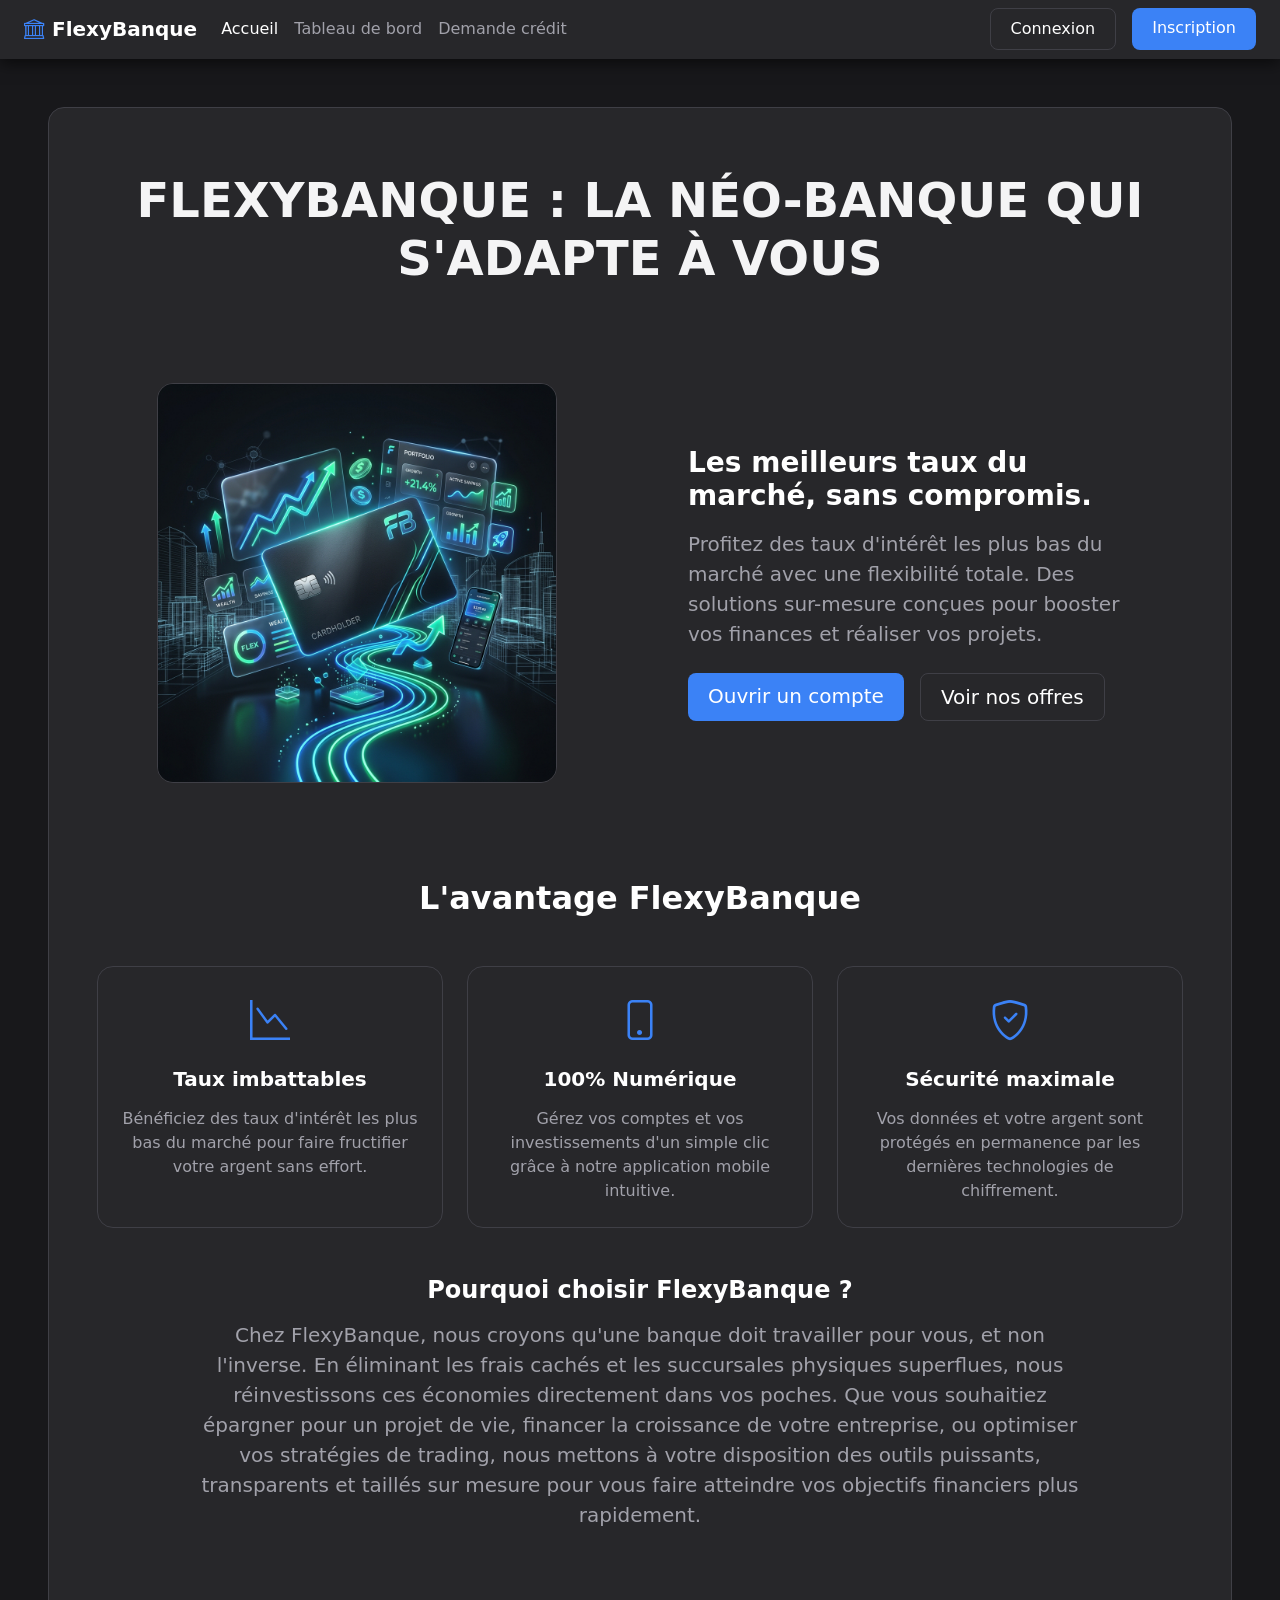
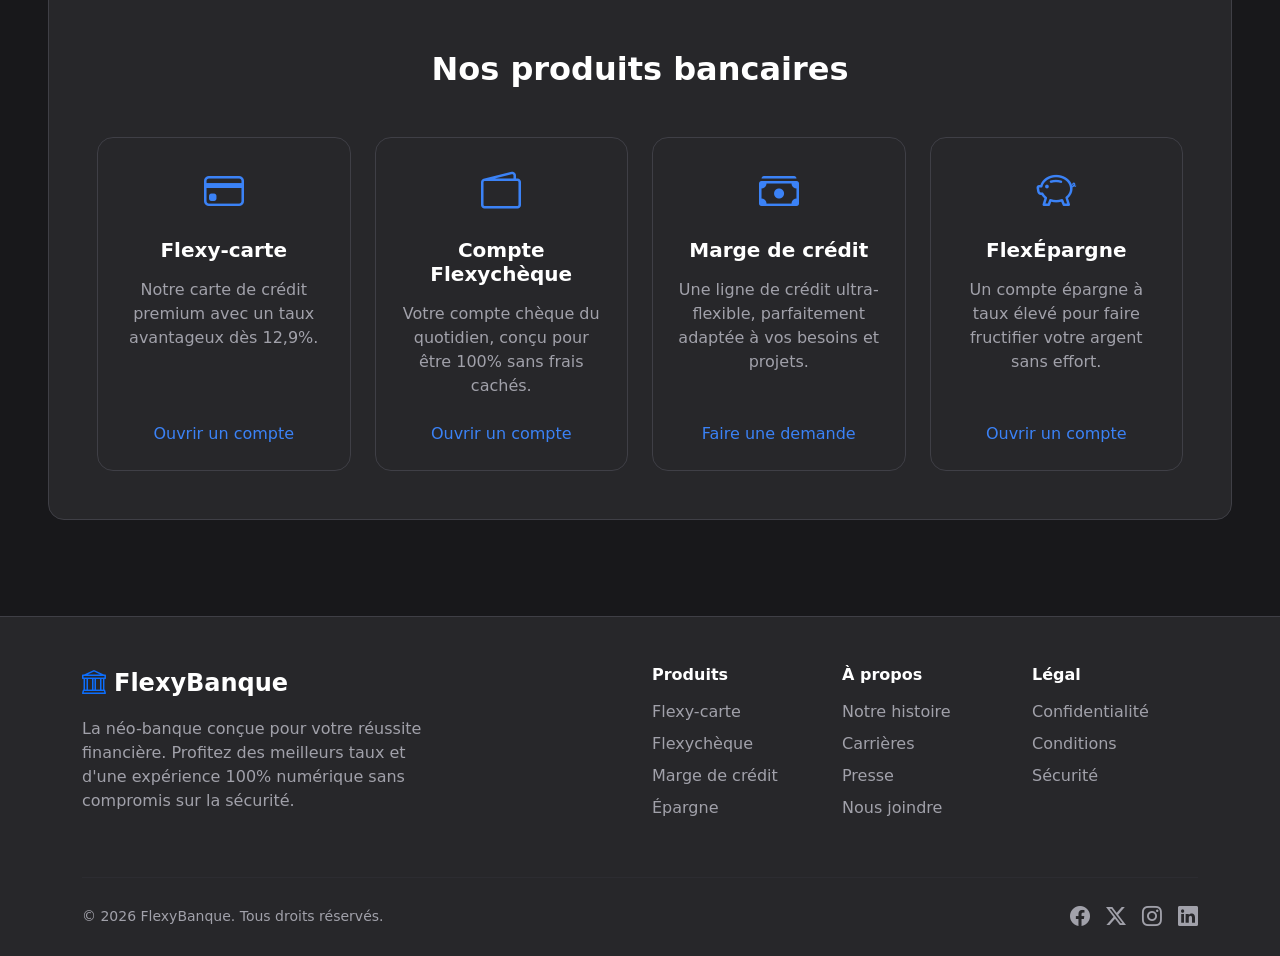
<file: index.html>
<!doctype html>
<html lang="fr">

<head>
  <meta charset="UTF-8" />
  <meta name="viewport" content="width=device-width, initial-scale=1.0" />
  <title>Accueil: FlexyBanque</title>
  <link href="https://cdn.jsdelivr.net/npm/bootstrap@5.3.8/dist/css/bootstrap.min.css" rel="stylesheet"
    integrity="sha384-sRIl4kxILFvY47J16cr9ZwB07vP4J8+LH7qKQnuqkuIAvNWLzeN8tE5YBujZqJLB" crossorigin="anonymous" />
  <link rel="stylesheet" href="https://cdn.jsdelivr.net/npm/bootstrap-icons@1.11.1/font/bootstrap-icons.css">
  <link rel="stylesheet" href="style.css" />
</head>

<body>
  <nav class="navbar navbar-expand-lg px-4 sticky-top navbar-custom" data-bs-theme="dark">
    <div class="container-fluid p-0">
      <a class="navbar-brand text-white d-flex align-items-center gap-2 fw-bold" href="#">
        <i class="bi bi-bank text-primary-custom"></i> FlexyBanque
      </a>
      <button class="navbar-toggler" type="button" data-bs-toggle="collapse" data-bs-target="#navbarSupportedContent"
        aria-controls="navbarSupportedContent" aria-expanded="false" aria-label="Toggle navigation">
        <span class="navbar-toggler-icon"></span>
      </button>
      <div class="collapse navbar-collapse" id="navbarSupportedContent">
        <ul class="navbar-nav me-auto mb-2 mb-lg-0">
          <li class="nav-item">
            <a class="nav-link active text-white" aria-current="page" href="index.html">Accueil</a>
          </li>
          <li class="nav-item">
            <a class="nav-link text-muted-custom" href="tableau-de-bord.html">Tableau de bord</a>
          </li>
          <li class="nav-item">
            <a class="nav-link text-muted-custom" href="demande-credit.html">Demande crédit</a>
          </li>
        </ul>
        <div class="d-flex gap-3">
          <a href="connexion.html" class="btn btn-outline-custom">Connexion</a>
          <a href="inscription.html" class="btn btn-primary-custom">Inscription</a>
        </div>
      </div>
    </div>
  </nav>

  <div class="container-fluid px-4 px-lg-5 py-5">
    <main class="card-custom p-4 p-md-5">
      <div class="mb-5 mt-3 pb-4">
        <h1 class="fw-bold mb-5 pb-3 pb-lg-5 text-center display-5 text-uppercase">FlexyBanque : La néo-banque qui s'adapte à vous</h1>

        <div class="row align-items-center gx-lg-5 gy-5">
          <div class="col-12 col-lg-6 text-center">
            <img src="Images/hero-image.png" alt="Illustration Néo-banque FlexyBanque" class="img-fluid rounded-4 hero-image-custom">
          </div>

          <div class="col-12 col-lg-6 px-lg-5">
            <h3 class="fw-bold text-white mb-3">Les meilleurs taux du marché, sans compromis.</h3>
            <p class="text-muted-custom fs-5 mb-4">
              Profitez des taux d'intérêt les plus bas du marché avec une flexibilité totale. Des solutions sur-mesure
              conçues pour booster vos finances et réaliser vos projets.
            </p>
            <div class="d-flex gap-3 flex-wrap justify-content-center justify-content-lg-start">
              <a href="inscription.html" class="btn btn-primary-custom btn-lg">Ouvrir un compte</a>
              <a href="#produits-bancaires" class="btn btn-outline-custom btn-lg">Voir nos offres</a>
            </div>
          </div>
        </div>
      </div>
      <div class="mt-5 pt-4 mb-5 pb-4">
        <h2 class="fw-bold text-center text-white mb-5">L'avantage FlexyBanque</h2>
        <div class="row g-4">
          <div class="col-12 col-md-4">
            <div class="card card-custom h-100 p-4 text-center">
              <div class="card-body p-0">
                <i class="bi bi-graph-down card-icon d-block mb-3"></i>
                <h5 class="card-title text-white fw-bold mb-3">Taux imbattables</h5>
                <p class="card-text text-muted-custom">Bénéficiez des taux d'intérêt les plus bas du marché pour faire
                  fructifier votre argent sans effort.</p>
              </div>
            </div>
          </div>
          <div class="col-12 col-md-4">
            <div class="card card-custom h-100 p-4 text-center">
              <div class="card-body p-0">
                <i class="bi bi-phone card-icon d-block mb-3"></i>
                <h5 class="card-title text-white fw-bold mb-3">100% Numérique</h5>
                <p class="card-text text-muted-custom">Gérez vos comptes et vos investissements d'un simple clic grâce à
                  notre application mobile intuitive.</p>
              </div>
            </div>
          </div>
          <div class="col-12 col-md-4">
            <div class="card card-custom h-100 p-4 text-center">
              <div class="card-body p-0">
                <i class="bi bi-shield-check card-icon d-block mb-3"></i>
                <h5 class="card-title text-white fw-bold mb-3">Sécurité maximale</h5>
                <p class="card-text text-muted-custom">Vos données et votre argent sont protégés en permanence par les
                  dernières technologies de chiffrement.</p>
              </div>
            </div>
          </div>
        </div>

        <div class="row justify-content-center mt-5">
          <div class="col-12 col-lg-10 text-center">
            <h4 class="fw-bold text-white mb-3">Pourquoi choisir FlexyBanque ?</h4>
            <p class="text-muted-custom fs-5 mb-0">
              Chez FlexyBanque, nous croyons qu'une banque doit travailler pour vous, et non l'inverse. En éliminant les
              frais cachés et les succursales physiques superflues, nous réinvestissons ces économies directement dans
              vos poches. Que vous souhaitiez épargner pour un projet de vie, financer la croissance de votre
              entreprise, ou optimiser vos stratégies de trading, nous mettons à votre disposition des outils puissants,
              transparents et taillés sur mesure pour vous faire atteindre vos objectifs financiers plus rapidement.
            </p>
          </div>
        </div>
      </div>
      <h2 id="produits-bancaires" class="fw-bold text-white text-center mb-5 mt-5 pt-5">Nos produits bancaires</h2>
      <div class="row g-4">
        <div class="col-12 col-md-6 col-lg-3">
          <div class="card card-custom h-100 p-4 text-center">
            <div class="card-body p-0 d-flex flex-column">
              <i class="bi bi-credit-card card-icon d-block mb-3"></i>
              <h5 class="card-title text-white fw-bold mb-3">Flexy-carte</h5>
              <p class="card-text text-muted-custom mb-4">Notre carte de crédit premium avec un taux avantageux dès
                12,9%.</p>
              <a href="inscription.html" class="link-custom mt-auto">Ouvrir un compte</a>
            </div>
          </div>
        </div>
        <div class="col-12 col-md-6 col-lg-3">
          <div class="card card-custom h-100 p-4 text-center">
            <div class="card-body p-0 d-flex flex-column">
              <i class="bi bi-wallet2 card-icon d-block mb-3"></i>
              <h5 class="card-title text-white fw-bold mb-3">Compte Flexychèque</h5>
              <p class="card-text text-muted-custom mb-4">Votre compte chèque du quotidien, conçu pour être 100% sans
                frais cachés.</p>
              <a href="inscription.html" class="link-custom mt-auto">Ouvrir un compte</a>
            </div>
          </div>
        </div>
        <div class="col-12 col-md-6 col-lg-3">
          <div class="card card-custom h-100 p-4 text-center">
            <div class="card-body p-0 d-flex flex-column">
              <i class="bi bi-cash-stack card-icon d-block mb-3"></i>
              <h5 class="card-title text-white fw-bold mb-3">Marge de crédit</h5>
              <p class="card-text text-muted-custom mb-4">Une ligne de crédit ultra-flexible, parfaitement adaptée à vos
                besoins et projets.</p>
              <a href="demande-credit.html" class="link-custom mt-auto">Faire une demande</a>
            </div>
          </div>
        </div>
        <div class="col-12 col-md-6 col-lg-3">
          <div class="card card-custom h-100 p-4 text-center">
            <div class="card-body p-0 d-flex flex-column">
              <i class="bi bi-piggy-bank card-icon d-block mb-3"></i>
              <h5 class="card-title text-white fw-bold mb-3">FlexÉpargne</h5>
              <p class="card-text text-muted-custom mb-4">Un compte épargne à taux élevé pour faire fructifier votre
                argent sans effort.</p>
              <a href="inscription.html" class="link-custom mt-auto">Ouvrir un compte</a>
            </div>
          </div>
        </div>
      </div>
    </main>
  </div>
  <footer class="mt-5 pt-5 pb-4 footer-custom">
    <div class="container">
      <div class="row gy-4">
        <div class="col-12 col-lg-4">
          <a class="navbar-brand text-white fw-bold fs-4 d-flex align-items-center mb-3 text-decoration-none" href="#">
            <i class="bi bi-bank text-primary me-2"></i> FlexyBanque
          </a>
          <p class="text-muted-custom">
            La néo-banque conçue pour votre réussite financière. Profitez des meilleurs taux et d'une expérience 100%
            numérique sans compromis sur la sécurité.
          </p>
        </div>

        <div class="col-6 col-lg-2 offset-lg-2">
          <h6 class="text-white fw-bold mb-3">Produits</h6>
          <ul class="list-unstyled mb-0">
            <li class="mb-2"><a href="#" class="text-muted-custom text-decoration-none">Flexy-carte</a></li>
            <li class="mb-2"><a href="#" class="text-muted-custom text-decoration-none">Flexychèque</a></li>
            <li class="mb-2"><a href="#" class="text-muted-custom text-decoration-none">Marge de crédit</a></li>
            <li class="mb-2"><a href="#" class="text-muted-custom text-decoration-none">Épargne</a></li>
          </ul>
        </div>

        <div class="col-6 col-lg-2">
          <h6 class="text-white fw-bold mb-3">À propos</h6>
          <ul class="list-unstyled mb-0">
            <li class="mb-2"><a href="#" class="text-muted-custom text-decoration-none">Notre histoire</a></li>
            <li class="mb-2"><a href="#" class="text-muted-custom text-decoration-none">Carrières</a></li>
            <li class="mb-2"><a href="#" class="text-muted-custom text-decoration-none">Presse</a></li>
            <li class="mb-2"><a href="#" class="text-muted-custom text-decoration-none">Nous joindre</a></li>
          </ul>
        </div>

        <div class="col-12 col-lg-2">
          <h6 class="text-white fw-bold mb-3">Légal</h6>
          <ul class="list-unstyled mb-0">
            <li class="mb-2"><a href="#" class="text-muted-custom text-decoration-none">Confidentialité</a></li>
            <li class="mb-2"><a href="#" class="text-muted-custom text-decoration-none">Conditions</a></li>
            <li class="mb-2"><a href="#" class="text-muted-custom text-decoration-none">Sécurité</a></li>
          </ul>
        </div>
      </div>

      <hr class="hr-custom">
      <div class="d-flex flex-column flex-md-row justify-content-between align-items-center">
        <p class="text-muted-custom mb-3 mb-md-0 small">
          &copy; 2026 FlexyBanque. Tous droits réservés.
        </p>
        <div class="d-flex gap-3">
          <a href="#" class="text-muted-custom text-decoration-none fs-5"><i class="bi bi-facebook"></i></a>
          <a href="#" class="text-muted-custom text-decoration-none fs-5"><i class="bi bi-twitter-x"></i></a>
          <a href="#" class="text-muted-custom text-decoration-none fs-5"><i class="bi bi-instagram"></i></a>
          <a href="#" class="text-muted-custom text-decoration-none fs-5"><i class="bi bi-linkedin"></i></a>
        </div>
      </div>
    </div>
  </footer>
  <script src="https://cdn.jsdelivr.net/npm/bootstrap@5.3.8/dist/js/bootstrap.bundle.min.js"
    integrity="sha384-FKyoEForCGlyvwx9Hj09JcYn3nv7wiPVlz7YYwJrWVcXK/BmnVDxM+D2scQbITxI"
    crossorigin="anonymous"></script>
  <script src="https://code.jquery.com/jquery-3.7.1.min.js"></script>
</body>

</html>
</file>
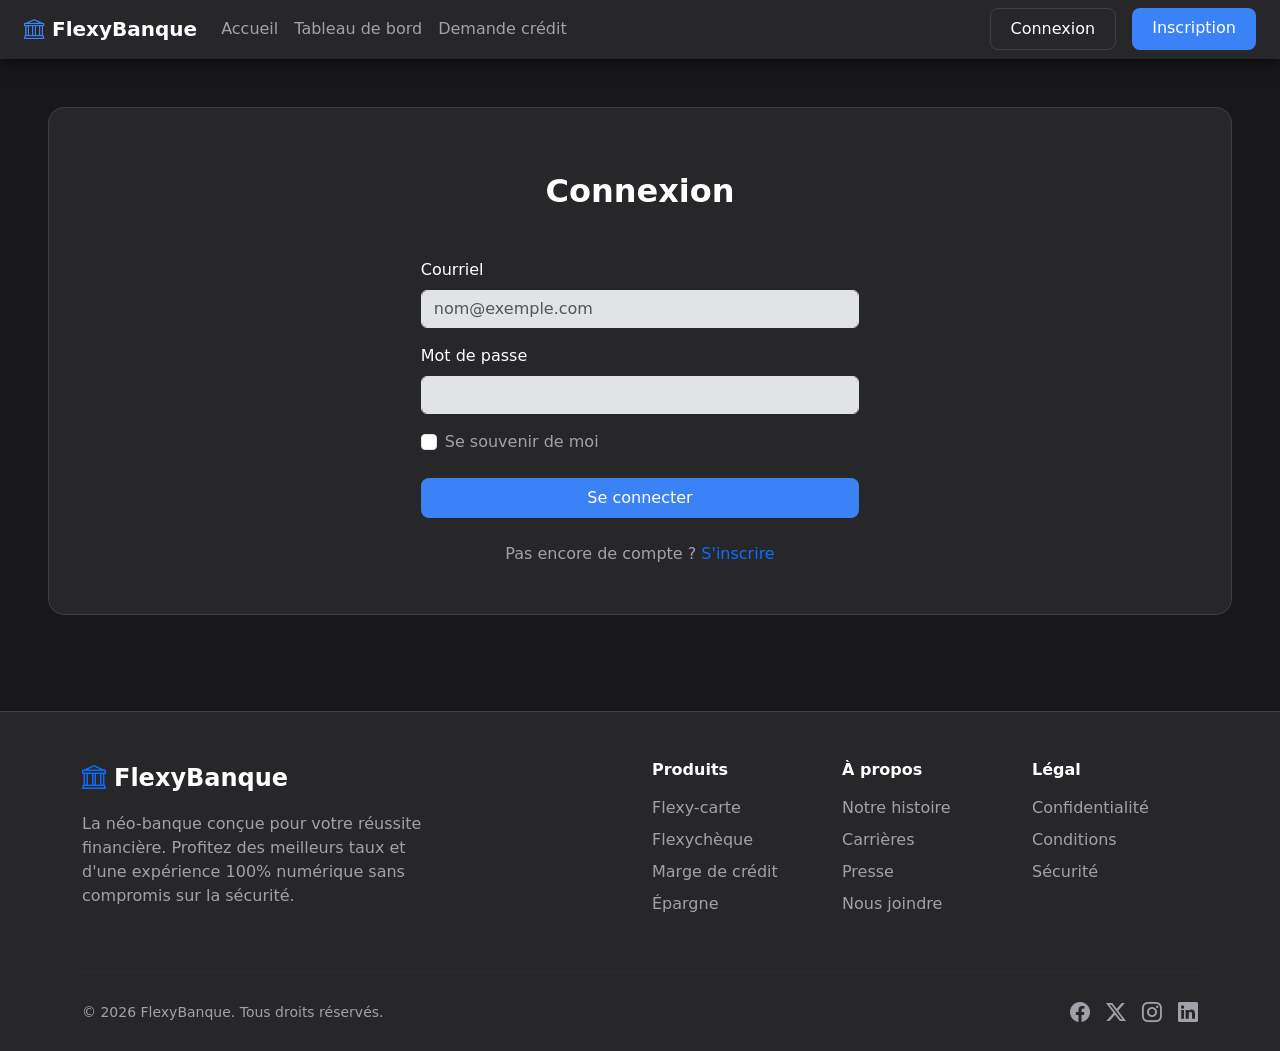
<file: connexion.html>
<!doctype html>
<html lang="fr">
<head>
  <meta charset="UTF-8" />
  <meta name="viewport" content="width=device-width, initial-scale=1.0" />
  <title>Connexion: FlexyBanque</title>
  <link href="https://cdn.jsdelivr.net/npm/bootstrap@5.3.8/dist/css/bootstrap.min.css" rel="stylesheet"
    integrity="sha384-sRIl4kxILFvY47J16cr9ZwB07vP4J8+LH7qKQnuqkuIAvNWLzeN8tE5YBujZqJLB" crossorigin="anonymous" />
  <link rel="stylesheet" href="https://cdn.jsdelivr.net/npm/bootstrap-icons@1.11.1/font/bootstrap-icons.css">
  <link rel="stylesheet" href="style.css" />
</head>
<body>
  <nav class="navbar navbar-expand-lg px-4 sticky-top navbar-custom" data-bs-theme="dark">
    <div class="container-fluid p-0">
      <a class="navbar-brand text-white d-flex align-items-center gap-2 fw-bold" href="index.html">
        <i class="bi bi-bank text-primary-custom"></i> FlexyBanque
      </a>
      <button class="navbar-toggler" type="button" data-bs-toggle="collapse" data-bs-target="#navbarSupportedContent"
        aria-controls="navbarSupportedContent" aria-expanded="false" aria-label="Toggle navigation">
        <span class="navbar-toggler-icon"></span>
      </button>
      <div class="collapse navbar-collapse" id="navbarSupportedContent">
        <ul class="navbar-nav me-auto mb-2 mb-lg-0">
          <li class="nav-item">
            <a class="nav-link text-muted-custom" href="index.html">Accueil</a>
          </li>
          <li class="nav-item">
            <a class="nav-link text-muted-custom" href="tableau-de-bord.html">Tableau de bord</a>
          </li>
          <li class="nav-item">
            <a class="nav-link text-muted-custom" href="demande-credit.html">Demande crédit</a>
          </li>
        </ul>
        <div class="d-flex gap-3">
          <a href="connexion.html" class="btn btn-outline-custom">Connexion</a>
          <a href="inscription.html" class="btn btn-primary-custom">Inscription</a>
        </div>
      </div>
    </div>
  </nav>

  <div class="container-fluid px-4 px-lg-5 py-5">
    <main class="card-custom p-4 p-md-5">
      <h2 class="fw-bold text-white text-center mb-5 mt-3">Connexion</h2>
      <!--Formulaire inseré-->
       <div class="row justify-content-center">
  <div class="col-12 col-md-8 col-lg-5">

    <form id="formConnexion" novalidate>
      <div class="mb-3">
        <label for="courriel" class="form-label text-white">Courriel</label>
        <input type="email" class="form-control bg-secondary-subtle" id="courriel" placeholder="nom@exemple.com">
        <div class="invalid-feedback">Veuillez entrer un courriel valide.</div>
      </div>

      <div class="mb-3">
        <label for="motDePasse" class="form-label text-white">Mot de passe</label>
        <input type="password" class="form-control bg-secondary-subtle" id="motDePasse">
        <div class="invalid-feedback">Le mot de passe doit contenir au moins 8 caractères.</div>
      </div>

      <div class="form-check mb-4">
        <input class="form-check-input" type="checkbox" id="souvenir">
        <label class="form-check-label text-muted-custom" for="souvenir">Se souvenir de moi</label>
      </div>

      <button type="submit" class="btn btn-primary-custom w-100">Se connecter</button>

      <p class="text-muted-custom text-center mt-4 mb-0">
        Pas encore de compte ?
        <a href="inscription.html" class="text-decoration-none">S'inscrire</a>
      </p>
    </form>

    <div id="message" class="alert mt-4 d-none" role="alert"></div>

  </div>
</div>
    </main>
  </div>

  <footer class="mt-5 pt-5 pb-4 footer-custom">
    <div class="container">
      <div class="row gy-4">
        <div class="col-12 col-lg-4">
          <a class="navbar-brand text-white fw-bold fs-4 d-flex align-items-center mb-3 text-decoration-none" href="#">
            <i class="bi bi-bank text-primary me-2"></i> FlexyBanque
          </a>
          <p class="text-muted-custom">
            La néo-banque conçue pour votre réussite financière. Profitez des meilleurs taux et d'une expérience 100%
            numérique sans compromis sur la sécurité.
          </p>
        </div>

        <div class="col-6 col-lg-2 offset-lg-2">
          <h6 class="text-white fw-bold mb-3">Produits</h6>
          <ul class="list-unstyled mb-0">
            <li class="mb-2"><a href="#" class="text-muted-custom text-decoration-none">Flexy-carte</a></li>
            <li class="mb-2"><a href="#" class="text-muted-custom text-decoration-none">Flexychèque</a></li>
            <li class="mb-2"><a href="#" class="text-muted-custom text-decoration-none">Marge de crédit</a></li>
            <li class="mb-2"><a href="#" class="text-muted-custom text-decoration-none">Épargne</a></li>
          </ul>
        </div>

        <div class="col-6 col-lg-2">
          <h6 class="text-white fw-bold mb-3">À propos</h6>
          <ul class="list-unstyled mb-0">
            <li class="mb-2"><a href="#" class="text-muted-custom text-decoration-none">Notre histoire</a></li>
            <li class="mb-2"><a href="#" class="text-muted-custom text-decoration-none">Carrières</a></li>
            <li class="mb-2"><a href="#" class="text-muted-custom text-decoration-none">Presse</a></li>
            <li class="mb-2"><a href="#" class="text-muted-custom text-decoration-none">Nous joindre</a></li>
          </ul>
        </div>

        <div class="col-12 col-lg-2">
          <h6 class="text-white fw-bold mb-3">Légal</h6>
          <ul class="list-unstyled mb-0">
            <li class="mb-2"><a href="#" class="text-muted-custom text-decoration-none">Confidentialité</a></li>
            <li class="mb-2"><a href="#" class="text-muted-custom text-decoration-none">Conditions</a></li>
            <li class="mb-2"><a href="#" class="text-muted-custom text-decoration-none">Sécurité</a></li>
          </ul>
        </div>
      </div>

      <hr class="hr-custom">
      <div class="d-flex flex-column flex-md-row justify-content-between align-items-center">
        <p class="text-muted-custom mb-3 mb-md-0 small">
          &copy; 2026 FlexyBanque. Tous droits réservés.
        </p>
        <div class="d-flex gap-3">
          <a href="#" class="text-muted-custom text-decoration-none fs-5"><i class="bi bi-facebook"></i></a>
          <a href="#" class="text-muted-custom text-decoration-none fs-5"><i class="bi bi-twitter-x"></i></a>
          <a href="#" class="text-muted-custom text-decoration-none fs-5"><i class="bi bi-instagram"></i></a>
          <a href="#" class="text-muted-custom text-decoration-none fs-5"><i class="bi bi-linkedin"></i></a>
        </div>
      </div>
    </div>
  </footer>
  <script src="https://cdn.jsdelivr.net/npm/bootstrap@5.3.8/dist/js/bootstrap.bundle.min.js"
    integrity="sha384-FKyoEForCGlyvwx9Hj09JcYn3nv7wiPVlz7YYwJrWVcXK/BmnVDxM+D2scQbITxI"
    crossorigin="anonymous"></script>
  <script src="https://code.jquery.com/jquery-3.7.1.min.js"></script>
  <script src="connexion.js"></script>
</body>
</html>
</file>
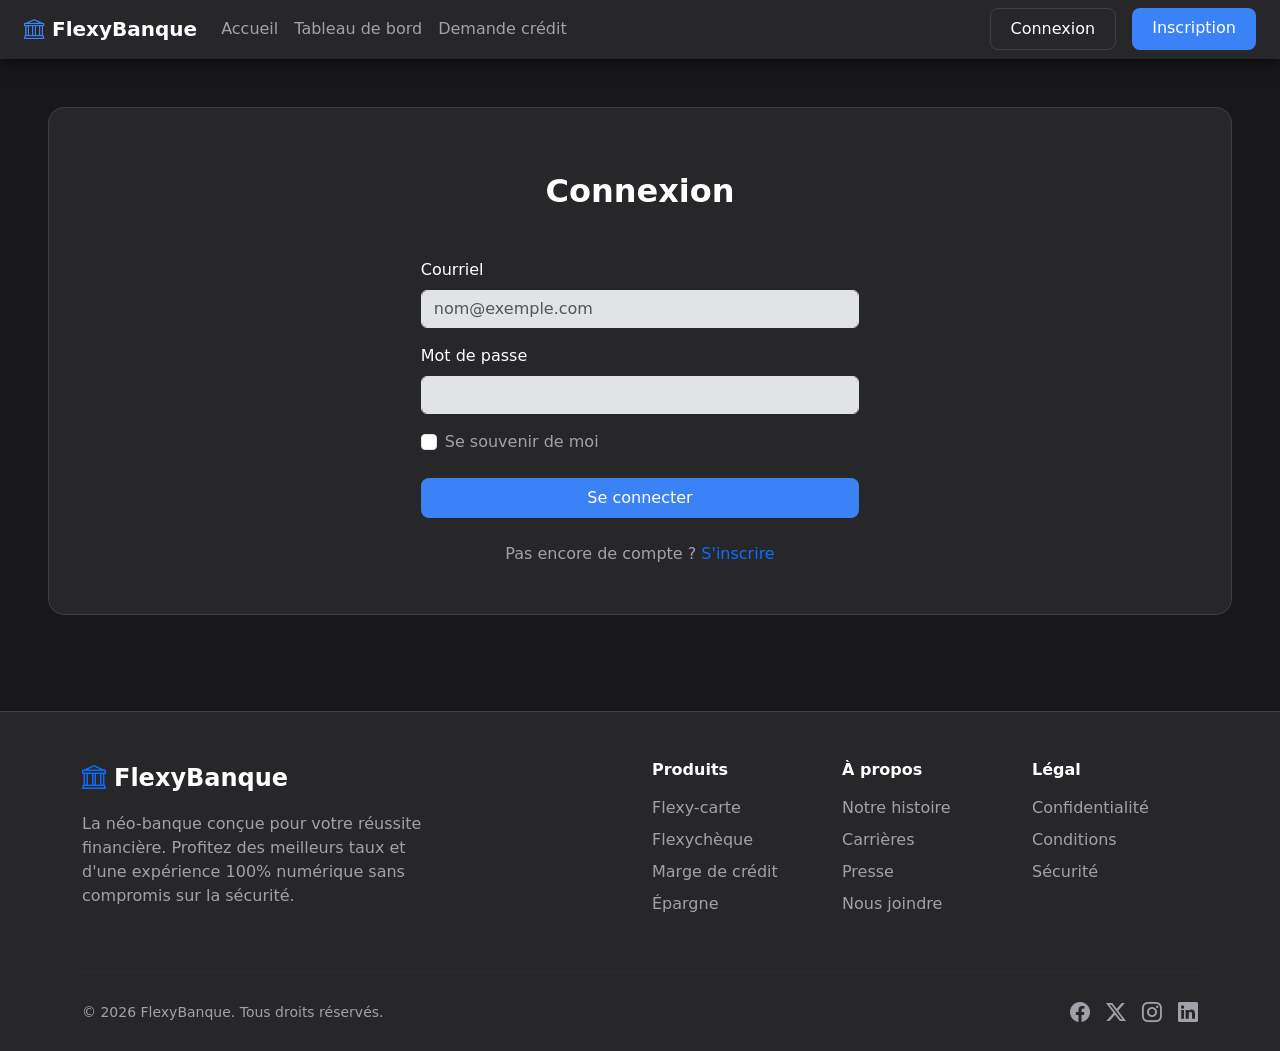
<file: demande-credit.html>
<!doctype html>
<html lang="fr">
<head>
  <meta charset="UTF-8" />
  <meta name="viewport" content="width=device-width, initial-scale=1.0" />
  <title>Demande de crédit: FlexyBanque</title>
  <link href="https://cdn.jsdelivr.net/npm/bootstrap@5.3.8/dist/css/bootstrap.min.css" rel="stylesheet"
    integrity="sha384-sRIl4kxILFvY47J16cr9ZwB07vP4J8+LH7qKQnuqkuIAvNWLzeN8tE5YBujZqJLB" crossorigin="anonymous" />
  <link rel="stylesheet" href="https://cdn.jsdelivr.net/npm/bootstrap-icons@1.11.1/font/bootstrap-icons.css">
  <link rel="stylesheet" href="style.css" />
</head>
<body>
  <nav class="navbar navbar-expand-lg px-4 sticky-top navbar-custom" data-bs-theme="dark">
    <div class="container-fluid p-0">
      <a class="navbar-brand text-white d-flex align-items-center gap-2 fw-bold" href="index.html">
        <i class="bi bi-bank text-primary-custom"></i> FlexyBanque
      </a>
      <button class="navbar-toggler" type="button" data-bs-toggle="collapse" data-bs-target="#navbarSupportedContent"
        aria-controls="navbarSupportedContent" aria-expanded="false" aria-label="Toggle navigation">
        <span class="navbar-toggler-icon"></span>
      </button>
      <div class="collapse navbar-collapse" id="navbarSupportedContent">
        <ul class="navbar-nav me-auto mb-2 mb-lg-0">
          <li class="nav-item">
            <a class="nav-link text-muted-custom" href="index.html">Accueil</a>
          </li>
          <li class="nav-item">
            <a class="nav-link text-muted-custom" href="tableau-de-bord.html">Tableau de bord</a>
          </li>
          <li class="nav-item">
            <a class="nav-link active text-white" aria-current="page" href="demande-credit.html">Demande crédit</a>
          </li>
        </ul>
        <div class="d-flex gap-3">
          <a href="connexion.html" class="btn btn-outline-custom">Connexion</a>
          <a href="inscription.html" class="btn btn-primary-custom">Inscription</a>
        </div>
      </div>
    </div>
  </nav>

  <div class="container-fluid px-4 px-lg-5 py-5">
    <main class="card-custom p-4 p-md-5">
      <h2 class="fw-bold text-white text-center mb-5 mt-3">Demande de crédit</h2>

      <!-- Formulaire de demande de crédit -->


<!-- Rappel du client connecté -->
<div class="p-3 p-md-4 rounded mb-5"
  style="background-color: var(--bg-card); border: 1px solid var(--border-color);">
  <div class="d-flex flex-column flex-sm-row justify-content-between align-items-sm-center gap-3">
    <div class="d-flex align-items-center gap-3">
      <i class="bi bi-person-check-fill fs-2" style="color: var(--primary-blue);"></i>
      <div>
        <div class="text-muted-custom small">Demande au nom de</div>
        <div class="text-white fw-bold" id="nomClient">Chargement…</div>
        <div class="text-muted-custom small" id="contactClient"></div>
        <div class="text-muted-custom small" id="dossierClient"></div>
      </div>
    </div>
    <a href="tableau-de-bord.html" class="btn btn-sm btn-outline-custom flex-shrink-0">
      <i class="bi bi-pencil me-1"></i>Modifier mon profil
    </a>
  </div>
</div>

<form id="formCredit" novalidate>

  <div class="alert alert-success d-none align-items-center gap-2" id="messageSucces" role="alert">
    <i class="bi bi-check-circle-fill fs-4"></i>
    <div><strong>Demande envoyée.</strong> <span id="numeroDemande"></span></div>
  </div>

  <div class="alert alert-danger d-none align-items-center gap-2" id="messageErreur" role="alert">
    <i class="bi bi-exclamation-triangle-fill fs-4"></i>
    <div id="texteErreur"></div>
  </div>

  <!-- ===== Adresse ============ -->
  <h5 class="text-white fw-bold mb-1">Confirmez votre adresse</h5>
  <p class="text-muted-custom small mb-4">Corrigez si vous avez déménagé.</p>

  <div class="row g-3 mb-5">
    <div class="col-md-8">
      <label for="adresse" class="form-label text-muted-custom">Adresse</label>
      <input type="text" class="form-control bg-secondary-subtle text-dark" id="adresse" name="adresse" required>
      <div class="invalid-feedback">Entrez une adresse d'au moins 5 caractères.</div>
    </div>

    <div class="col-md-4">
      <label for="codePostal" class="form-label text-muted-custom">Code postal</label>
      <input type="text" class="form-control bg-secondary-subtle text-dark text-uppercase" id="codePostal"
        name="codePostal" placeholder="G5R 1A1" maxlength="7" required>
      <div class="invalid-feedback">Format attendu : A1A 1A1.</div>
    </div>
  </div>

  <!-- ===== Situation financière ============ -->
  <h5 class="text-white fw-bold mb-1">Votre situation financière</h5>
  <p class="text-muted-custom small mb-4">
    Ces renseignements ne figurent pas à votre dossier.
  </p>

  <div class="row g-3 mb-5">
    <div class="col-md-6">
      <label for="emploi" class="form-label text-muted-custom">Situation d'emploi</label>
      <select class="form-select bg-secondary-subtle text-dark" id="emploi" name="emploi" required>
        <option value="" selected disabled>Choisir…</option>
        <option value="temps-plein">Salarié à temps plein</option>
        <option value="temps-partiel">Salarié à temps partiel</option>
        <option value="autonome">Travailleur autonome</option>
        <option value="etudiant">Étudiant</option>
        <option value="retraite">Retraité</option>
        <option value="sans-emploi">Sans emploi</option>
      </select>
      <div class="invalid-feedback">Choisissez votre situation d'emploi.</div>
    </div>

    <div class="col-md-6">
      <label for="employeur" class="form-label text-muted-custom">
        Employeur <span class="small">(facultatif)</span>
      </label>
      <input type="text" class="form-control bg-secondary-subtle text-dark" id="employeur" name="employeur"
        placeholder="Nom de l'entreprise">
    </div>

    <div class="col-md-6">
      <label for="revenuAnnuel" class="form-label text-muted-custom">Revenu annuel brut</label>
      <div class="input-group">
        <span class="input-group-text bg-secondary-subtle">$</span>
        <input type="number" class="form-control bg-secondary-subtle text-dark" id="revenuAnnuel"
          name="revenuAnnuel" placeholder="45000" min="0" step="500" required>
        <div class="invalid-feedback">Un revenu annuel de 12 000 $ minimum est requis.</div>
      </div>
    </div>
  </div>

  <!-- === Le crédit demandé ============ -->
  <h5 class="text-white fw-bold mb-4">Le crédit demandé</h5>

  <div class="row g-3 mb-5">
    <div class="col-md-6">
      <label for="typeCredit" class="form-label text-muted-custom">Type de crédit</label>
      <select class="form-select bg-secondary-subtle text-dark" id="typeCredit" name="typeCredit" required>
        <option value="" selected disabled>Choisir…</option>
        <option value="personnel">Prêt personnel</option>
        <option value="auto">Prêt auto</option>
        <option value="renovation">Prêt rénovation</option>
        <option value="marge">Marge de crédit</option>
        <option value="etudiant">Prêt étudiant</option>
      </select>
      <div class="invalid-feedback">Choisissez un type de crédit.</div>
    </div>

    <div class="col-md-6">
      <label for="duree" class="form-label text-muted-custom">Durée de remboursement</label>
      <select class="form-select bg-secondary-subtle text-dark" id="duree" name="duree" required>
        <option value="" selected disabled>Choisir…</option>
        <option value="12">12 mois</option>
        <option value="24">24 mois</option>
        <option value="36">36 mois</option>
        <option value="48">48 mois</option>
        <option value="60">60 mois</option>
        <option value="72">72 mois</option>
        <option value="84">84 mois</option>
      </select>
      <div class="invalid-feedback">Choisissez une durée.</div>
    </div>

    <div class="col-md-6">
      <label for="montant" class="form-label text-muted-custom">Montant demandé</label>
      <div class="input-group">
        <span class="input-group-text bg-secondary-subtle">$</span>
        <input type="number" class="form-control bg-secondary-subtle text-dark" id="montant" name="montant"
          placeholder="10000" min="1000" max="100000" step="100" required>
        <div class="invalid-feedback">Entrez un montant entre 1 000 $ et 100 000 $.</div>
      </div>
    </div>

    <div class="col-md-6">
      <label for="compteDebit" class="form-label text-muted-custom">Compte de prélèvement</label>
      <select class="form-select bg-secondary-subtle text-dark" id="compteDebit" name="compteDebit" required>
        <option value="" selected disabled>Choisir…</option>
        <option value="cheque">Compte chèque</option>
        <option value="epargne">Compte épargne</option>
      </select>
      <div class="invalid-feedback">Choisissez le compte à débiter chaque mois.</div>
    </div>

    <div class="col-12">
      <label for="but" class="form-label text-muted-custom">
        But du prêt <span class="small">(facultatif, 300 caractères)</span>
      </label>
      <textarea class="form-control bg-secondary-subtle text-dark" id="but" name="but" rows="3"
        maxlength="300" placeholder="Consolidation de dettes, achat d'un véhicule d'occasion…"></textarea>
      <small class="text-muted-custom"><span id="compteurBut">0</span> / 300</small>
    </div>
  </div>

  <!-- ===== Consentement ============ -->
  <h5 class="text-white fw-bold mb-4">Consentement</h5>

  <div class="mb-3 form-check">
    <input class="form-check-input" type="checkbox" id="consentement" name="consentement" required>
    <label class="form-check-label text-muted-custom" for="consentement">
      J'autorise FlexyBanque à consulter mon dossier de crédit et je confirme que les
      renseignements fournis sont exacts.
    </label>
    <div class="invalid-feedback">Vous devez donner votre consentement pour continuer.</div>
  </div>

  <div class="mb-5 form-check">
    <input class="form-check-input" type="checkbox" id="infolettre" name="infolettre">
    <label class="form-check-label text-muted-custom" for="infolettre">
      Recevoir les offres de FlexyBanque par courriel.
    </label>
  </div>

  <div class="d-flex flex-column flex-sm-row gap-3">
    <button type="submit" class="btn btn-primary-custom px-4" id="boutonEnvoyer">
      <i class="bi bi-send me-2"></i>Envoyer ma demande
    </button>
    <button type="reset" class="btn btn-outline-custom px-4" id="boutonEffacer">
      Effacer le formulaire
    </button>
  </div>
</form>
       <!--Fin Formulaire de demande de crédit -->
    </main>
  </div>

  <footer class="mt-5 pt-5 pb-4 footer-custom">
    <div class="container">
      <div class="row gy-4">
        <div class="col-12 col-lg-4">
          <a class="navbar-brand text-white fw-bold fs-4 d-flex align-items-center mb-3 text-decoration-none" href="#">
            <i class="bi bi-bank text-primary me-2"></i> FlexyBanque
          </a>
          <p class="text-muted-custom">
            La néo-banque conçue pour votre réussite financière. Profitez des meilleurs taux et d'une expérience 100%
            numérique sans compromis sur la sécurité.
          </p>
        </div>

        <div class="col-6 col-lg-2 offset-lg-2">
          <h6 class="text-white fw-bold mb-3">Produits</h6>
          <ul class="list-unstyled mb-0">
            <li class="mb-2"><a href="#" class="text-muted-custom text-decoration-none">Flexy-carte</a></li>
            <li class="mb-2"><a href="#" class="text-muted-custom text-decoration-none">Flexychèque</a></li>
            <li class="mb-2"><a href="#" class="text-muted-custom text-decoration-none">Marge de crédit</a></li>
            <li class="mb-2"><a href="#" class="text-muted-custom text-decoration-none">Épargne</a></li>
          </ul>
        </div>

        <div class="col-6 col-lg-2">
          <h6 class="text-white fw-bold mb-3">À propos</h6>
          <ul class="list-unstyled mb-0">
            <li class="mb-2"><a href="#" class="text-muted-custom text-decoration-none">Notre histoire</a></li>
            <li class="mb-2"><a href="#" class="text-muted-custom text-decoration-none">Carrières</a></li>
            <li class="mb-2"><a href="#" class="text-muted-custom text-decoration-none">Presse</a></li>
            <li class="mb-2"><a href="#" class="text-muted-custom text-decoration-none">Nous joindre</a></li>
          </ul>
        </div>

        <div class="col-12 col-lg-2">
          <h6 class="text-white fw-bold mb-3">Légal</h6>
          <ul class="list-unstyled mb-0">
            <li class="mb-2"><a href="#" class="text-muted-custom text-decoration-none">Confidentialité</a></li>
            <li class="mb-2"><a href="#" class="text-muted-custom text-decoration-none">Conditions</a></li>
            <li class="mb-2"><a href="#" class="text-muted-custom text-decoration-none">Sécurité</a></li>
          </ul>
        </div>
      </div>

      <hr class="hr-custom">
      <div class="d-flex flex-column flex-md-row justify-content-between align-items-center">
        <p class="text-muted-custom mb-3 mb-md-0 small">
          &copy; 2026 FlexyBanque. Tous droits réservés.
        </p>
        <div class="d-flex gap-3">
          <a href="#" class="text-muted-custom text-decoration-none fs-5"><i class="bi bi-facebook"></i></a>
          <a href="#" class="text-muted-custom text-decoration-none fs-5"><i class="bi bi-twitter-x"></i></a>
          <a href="#" class="text-muted-custom text-decoration-none fs-5"><i class="bi bi-instagram"></i></a>
          <a href="#" class="text-muted-custom text-decoration-none fs-5"><i class="bi bi-linkedin"></i></a>
        </div>
      </div>
    </div>
  </footer>
  <script src="https://cdn.jsdelivr.net/npm/bootstrap@5.3.8/dist/js/bootstrap.bundle.min.js"
    integrity="sha384-FKyoEForCGlyvwx9Hj09JcYn3nv7wiPVlz7YYwJrWVcXK/BmnVDxM+D2scQbITxI"
    crossorigin="anonymous"></script>
  <script src="https://code.jquery.com/jquery-3.7.1.min.js"></script>
  <script src="demande-credit.js"></script>
</body>
</html>
</file>
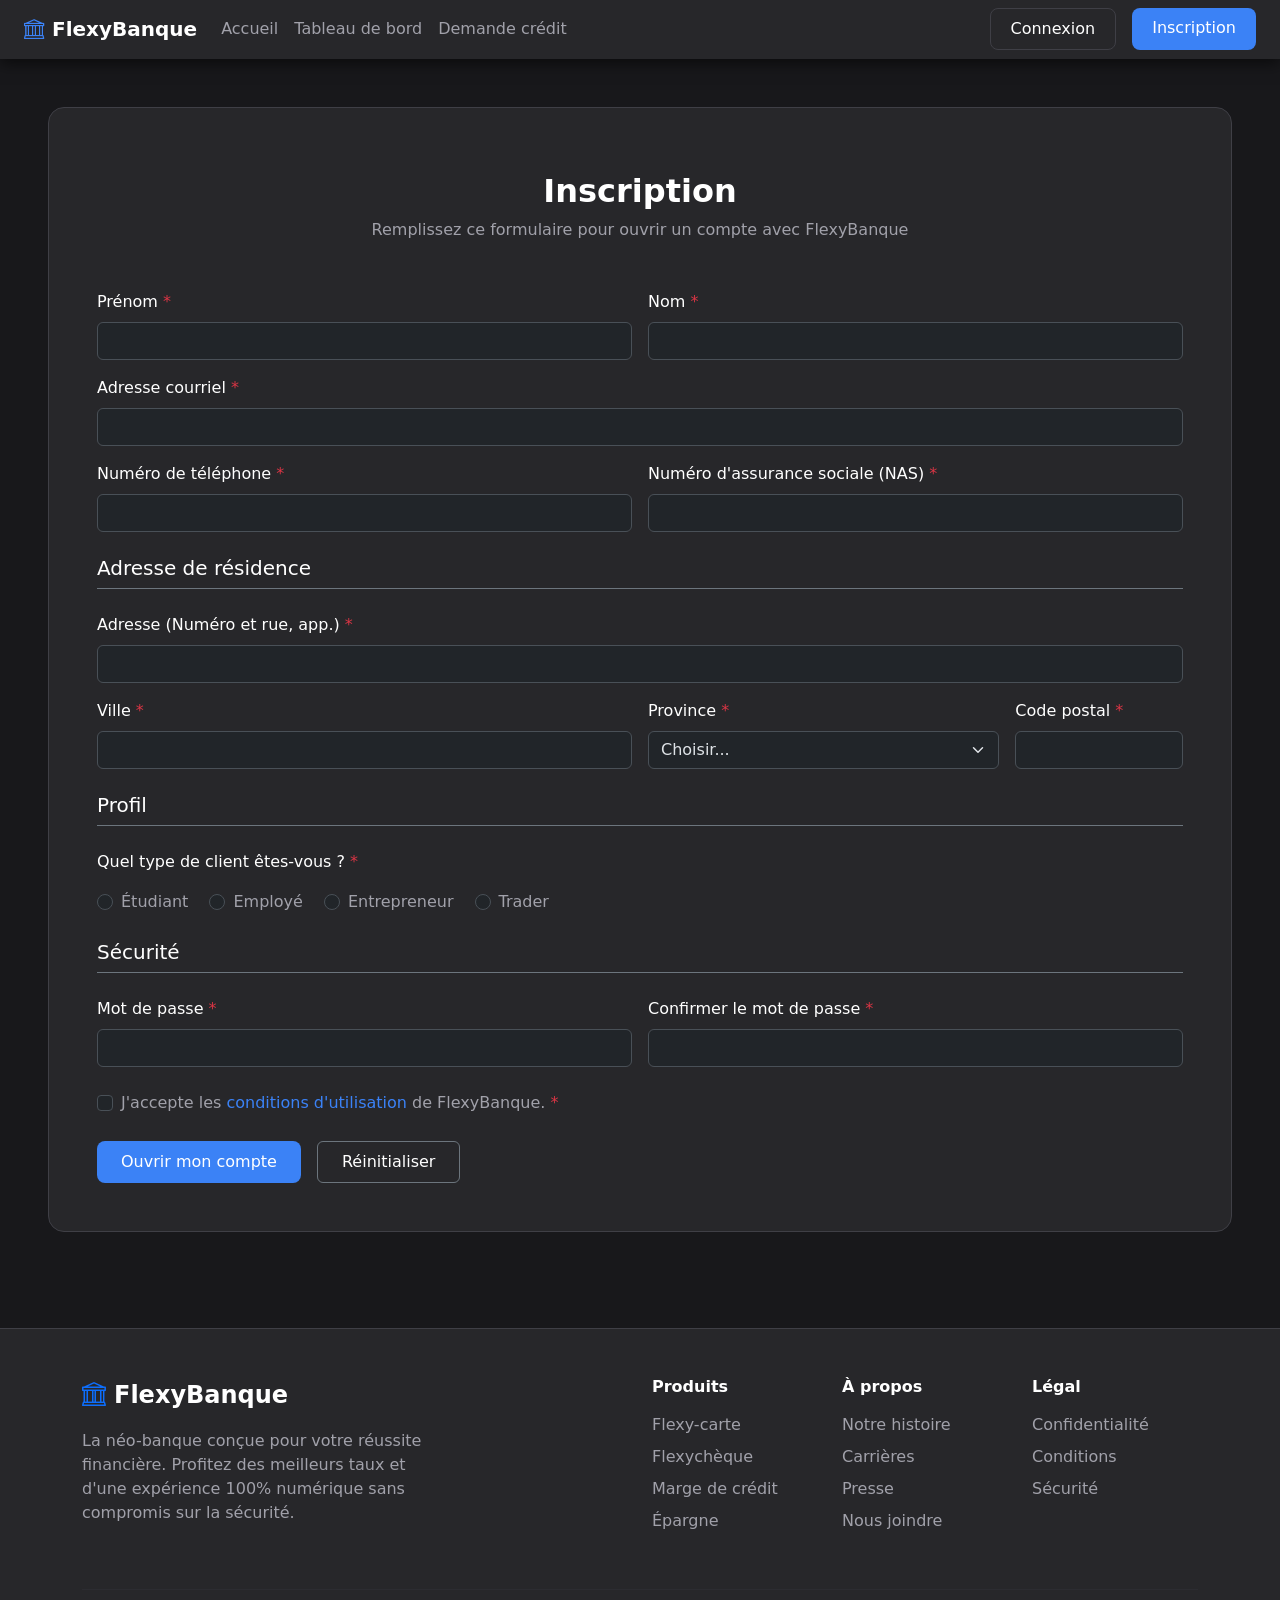
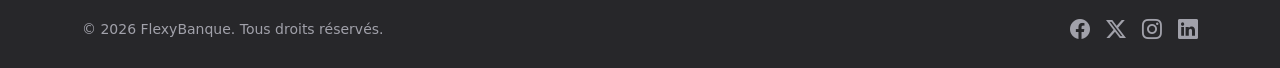
<file: inscription.html>
<!doctype html>
<html lang="fr">
<head>
  <meta charset="UTF-8" />
  <meta name="viewport" content="width=device-width, initial-scale=1.0" />
  <title>Inscription: FlexyBanque</title>
  <link href="https://cdn.jsdelivr.net/npm/bootstrap@5.3.8/dist/css/bootstrap.min.css" rel="stylesheet"
    integrity="sha384-sRIl4kxILFvY47J16cr9ZwB07vP4J8+LH7qKQnuqkuIAvNWLzeN8tE5YBujZqJLB" crossorigin="anonymous" />
  <link rel="stylesheet" href="https://cdn.jsdelivr.net/npm/bootstrap-icons@1.11.1/font/bootstrap-icons.css">
  <link rel="stylesheet" href="style.css" />
</head>
<body>
  <nav class="navbar navbar-expand-lg px-4 sticky-top navbar-custom" data-bs-theme="dark">
    <div class="container-fluid p-0">
      <a class="navbar-brand text-white d-flex align-items-center gap-2 fw-bold" href="index.html">
        <i class="bi bi-bank text-primary-custom"></i> FlexyBanque
      </a>
      <button class="navbar-toggler" type="button" data-bs-toggle="collapse" data-bs-target="#navbarSupportedContent"
        aria-controls="navbarSupportedContent" aria-expanded="false" aria-label="Toggle navigation">
        <span class="navbar-toggler-icon"></span>
      </button>
      <div class="collapse navbar-collapse" id="navbarSupportedContent">
        <ul class="navbar-nav me-auto mb-2 mb-lg-0">
          <li class="nav-item">
            <a class="nav-link text-muted-custom" href="index.html">Accueil</a>
          </li>
          <li class="nav-item">
            <a class="nav-link text-muted-custom" href="tableau-de-bord.html">Tableau de bord</a>
          </li>
          <li class="nav-item">
            <a class="nav-link text-muted-custom" href="demande-credit.html">Demande crédit</a>
          </li>
        </ul>
        <div class="d-flex gap-3">
          <a href="connexion.html" class="btn btn-outline-custom">Connexion</a>
          <a href="inscription.html" class="btn btn-primary-custom">Inscription</a>
        </div>
      </div>
    </div>
  </nav>

  <div class="container-fluid px-4 px-lg-5 py-5">
    <main class="card-custom p-4 p-md-5">
      <h2 class="fw-bold text-white text-center mb-2 mt-3">Inscription</h2>
      <p class="text-center text-muted-custom mb-5">Remplissez ce formulaire pour ouvrir un compte avec FlexyBanque</p>
      <form id="form-inscription" class="needs-validation" data-bs-theme="dark" novalidate>
        <div class="row g-3">
          <!-- Nom et Prénom -->
          <div class="col-md-6">
            <label for="prenom" class="form-label text-white">Prénom <span class="text-danger">*</span></label>
            <input type="text" class="form-control" id="prenom" required>
          </div>
          <div class="col-md-6">
            <label for="nom" class="form-label text-white">Nom <span class="text-danger">*</span></label>
            <input type="text" class="form-control" id="nom" required>
          </div>

          <!-- Courriel -->
          <div class="col-12">
            <label for="courriel" class="form-label text-white">Adresse courriel <span class="text-danger">*</span></label>
            <input type="email" class="form-control" id="courriel" required>
          </div>

          <!-- Téléphone et NAS -->
          <div class="col-md-6">
            <label for="telephone" class="form-label text-white">Numéro de téléphone <span class="text-danger">*</span></label>
            <input type="tel" class="form-control" id="telephone" required>
          </div>
          <div class="col-md-6">
            <label for="nas" class="form-label text-white">Numéro d'assurance sociale (NAS) <span class="text-danger">*</span></label>
            <input type="text" class="form-control" id="nas" required>
          </div>

          <!-- Adresse de résidence -->
          <div class="col-12 mt-4">
            <h5 class="text-white border-bottom border-secondary pb-2">Adresse de résidence</h5>
          </div>
          <div class="col-12">
            <label for="adresse" class="form-label text-white">Adresse (Numéro et rue, app.) <span class="text-danger">*</span></label>
            <input type="text" class="form-control" id="adresse" required>
          </div>
          <div class="col-md-6">
            <label for="ville" class="form-label text-white">Ville <span class="text-danger">*</span></label>
            <input type="text" class="form-control" id="ville" required>
          </div>
          <div class="col-md-4">
            <label for="province" class="form-label text-white">Province <span class="text-danger">*</span></label>
            <select id="province" class="form-select" required>
              <option selected disabled value="">Choisir...</option>
              <option value="AB">Alberta</option>
              <option value="BC">Colombie-Britannique</option>
              <option value="PE">Île-du-Prince-Édouard</option>
              <option value="MB">Manitoba</option>
              <option value="NB">Nouveau-Brunswick</option>
              <option value="NS">Nouvelle-Écosse</option>
              <option value="NU">Nunavut</option>
              <option value="ON">Ontario</option>
              <option value="QC">Québec</option>
              <option value="SK">Saskatchewan</option>
              <option value="NL">Terre-Neuve-et-Labrador</option>
              <option value="NT">Territoires du Nord-Ouest</option>
              <option value="YT">Yukon</option>
            </select>
          </div>
          <div class="col-md-2">
            <label for="codePostal" class="form-label text-white">Code postal <span class="text-danger">*</span></label>
            <input type="text" class="form-control" id="codePostal" required>
          </div>

          <!-- Type de client -->
          <div class="col-12 mt-4">
            <h5 class="text-white border-bottom border-secondary pb-2">Profil</h5>
          </div>
          <div class="col-12">
            <label class="form-label text-white d-block mb-3">Quel type de client êtes-vous ? <span class="text-danger">*</span></label>
            <div class="form-check form-check-inline">
              <input class="form-check-input" type="radio" name="typeClient" id="typeEtudiant" value="etudiant" required>
              <label class="form-check-label text-muted-custom" for="typeEtudiant">Étudiant</label>
            </div>
            <div class="form-check form-check-inline">
              <input class="form-check-input" type="radio" name="typeClient" id="typeEmploye" value="employe">
              <label class="form-check-label text-muted-custom" for="typeEmploye">Employé</label>
            </div>
            <div class="form-check form-check-inline">
              <input class="form-check-input" type="radio" name="typeClient" id="typeEntrepreneur" value="entrepreneur">
              <label class="form-check-label text-muted-custom" for="typeEntrepreneur">Entrepreneur</label>
            </div>
            <div class="form-check form-check-inline">
              <input class="form-check-input" type="radio" name="typeClient" id="typeTrader" value="trader">
              <label class="form-check-label text-muted-custom" for="typeTrader">Trader</label>
            </div>
          </div>

          <!-- Mot de passe -->
          <div class="col-12 mt-4">
            <h5 class="text-white border-bottom border-secondary pb-2">Sécurité</h5>
          </div>
          <div class="col-md-6">
            <label for="mdp" class="form-label text-white">Mot de passe <span class="text-danger">*</span></label>
            <input type="password" class="form-control" id="mdp" required>
          </div>
          <div class="col-md-6">
            <label for="mdpConfirm" class="form-label text-white">Confirmer le mot de passe <span class="text-danger">*</span></label>
            <input type="password" class="form-control" id="mdpConfirm" required>
          </div>

          <!-- Conditions -->
          <div class="col-12 mt-4">
            <div class="form-check">
              <input class="form-check-input" type="checkbox" id="conditions" required>
              <label class="form-check-label text-muted-custom" for="conditions">
                J'accepte les <a href="#" class="link-custom">conditions d'utilisation</a> de FlexyBanque. <span class="text-danger">*</span>
              </label>
            </div>
          </div>

          <!-- Boutons -->
          <div class="col-12 mt-4 d-flex gap-3 flex-wrap">
            <button class="btn btn-primary-custom px-4 py-2" type="submit">Ouvrir mon compte</button>
            <button class="btn btn-outline-secondary px-4 py-2 text-white" type="reset">Réinitialiser</button>
          </div>
        </div>
      </form>
    </main>
  </div>

  <footer class="mt-5 pt-5 pb-4 footer-custom">
    <div class="container">
      <div class="row gy-4">
        <div class="col-12 col-lg-4">
          <a class="navbar-brand text-white fw-bold fs-4 d-flex align-items-center mb-3 text-decoration-none" href="#">
            <i class="bi bi-bank text-primary me-2"></i> FlexyBanque
          </a>
          <p class="text-muted-custom">
            La néo-banque conçue pour votre réussite financière. Profitez des meilleurs taux et d'une expérience 100%
            numérique sans compromis sur la sécurité.
          </p>
        </div>

        <div class="col-6 col-lg-2 offset-lg-2">
          <h6 class="text-white fw-bold mb-3">Produits</h6>
          <ul class="list-unstyled mb-0">
            <li class="mb-2"><a href="#" class="text-muted-custom text-decoration-none">Flexy-carte</a></li>
            <li class="mb-2"><a href="#" class="text-muted-custom text-decoration-none">Flexychèque</a></li>
            <li class="mb-2"><a href="#" class="text-muted-custom text-decoration-none">Marge de crédit</a></li>
            <li class="mb-2"><a href="#" class="text-muted-custom text-decoration-none">Épargne</a></li>
          </ul>
        </div>

        <div class="col-6 col-lg-2">
          <h6 class="text-white fw-bold mb-3">À propos</h6>
          <ul class="list-unstyled mb-0">
            <li class="mb-2"><a href="#" class="text-muted-custom text-decoration-none">Notre histoire</a></li>
            <li class="mb-2"><a href="#" class="text-muted-custom text-decoration-none">Carrières</a></li>
            <li class="mb-2"><a href="#" class="text-muted-custom text-decoration-none">Presse</a></li>
            <li class="mb-2"><a href="#" class="text-muted-custom text-decoration-none">Nous joindre</a></li>
          </ul>
        </div>

        <div class="col-12 col-lg-2">
          <h6 class="text-white fw-bold mb-3">Légal</h6>
          <ul class="list-unstyled mb-0">
            <li class="mb-2"><a href="#" class="text-muted-custom text-decoration-none">Confidentialité</a></li>
            <li class="mb-2"><a href="#" class="text-muted-custom text-decoration-none">Conditions</a></li>
            <li class="mb-2"><a href="#" class="text-muted-custom text-decoration-none">Sécurité</a></li>
          </ul>
        </div>
      </div>

      <hr class="hr-custom">
      <div class="d-flex flex-column flex-md-row justify-content-between align-items-center">
        <p class="text-muted-custom mb-3 mb-md-0 small">
          &copy; 2026 FlexyBanque. Tous droits réservés.
        </p>
        <div class="d-flex gap-3">
          <a href="#" class="text-muted-custom text-decoration-none fs-5"><i class="bi bi-facebook"></i></a>
          <a href="#" class="text-muted-custom text-decoration-none fs-5"><i class="bi bi-twitter-x"></i></a>
          <a href="#" class="text-muted-custom text-decoration-none fs-5"><i class="bi bi-instagram"></i></a>
          <a href="#" class="text-muted-custom text-decoration-none fs-5"><i class="bi bi-linkedin"></i></a>
        </div>
      </div>
    </div>
  </footer>
  <script src="https://cdn.jsdelivr.net/npm/bootstrap@5.3.8/dist/js/bootstrap.bundle.min.js"
    integrity="sha384-FKyoEForCGlyvwx9Hj09JcYn3nv7wiPVlz7YYwJrWVcXK/BmnVDxM+D2scQbITxI"
    crossorigin="anonymous"></script>
  <script src="https://code.jquery.com/jquery-3.7.1.min.js"></script>
  <script src="inscription.js"></script>
</body>
</html>
</file>
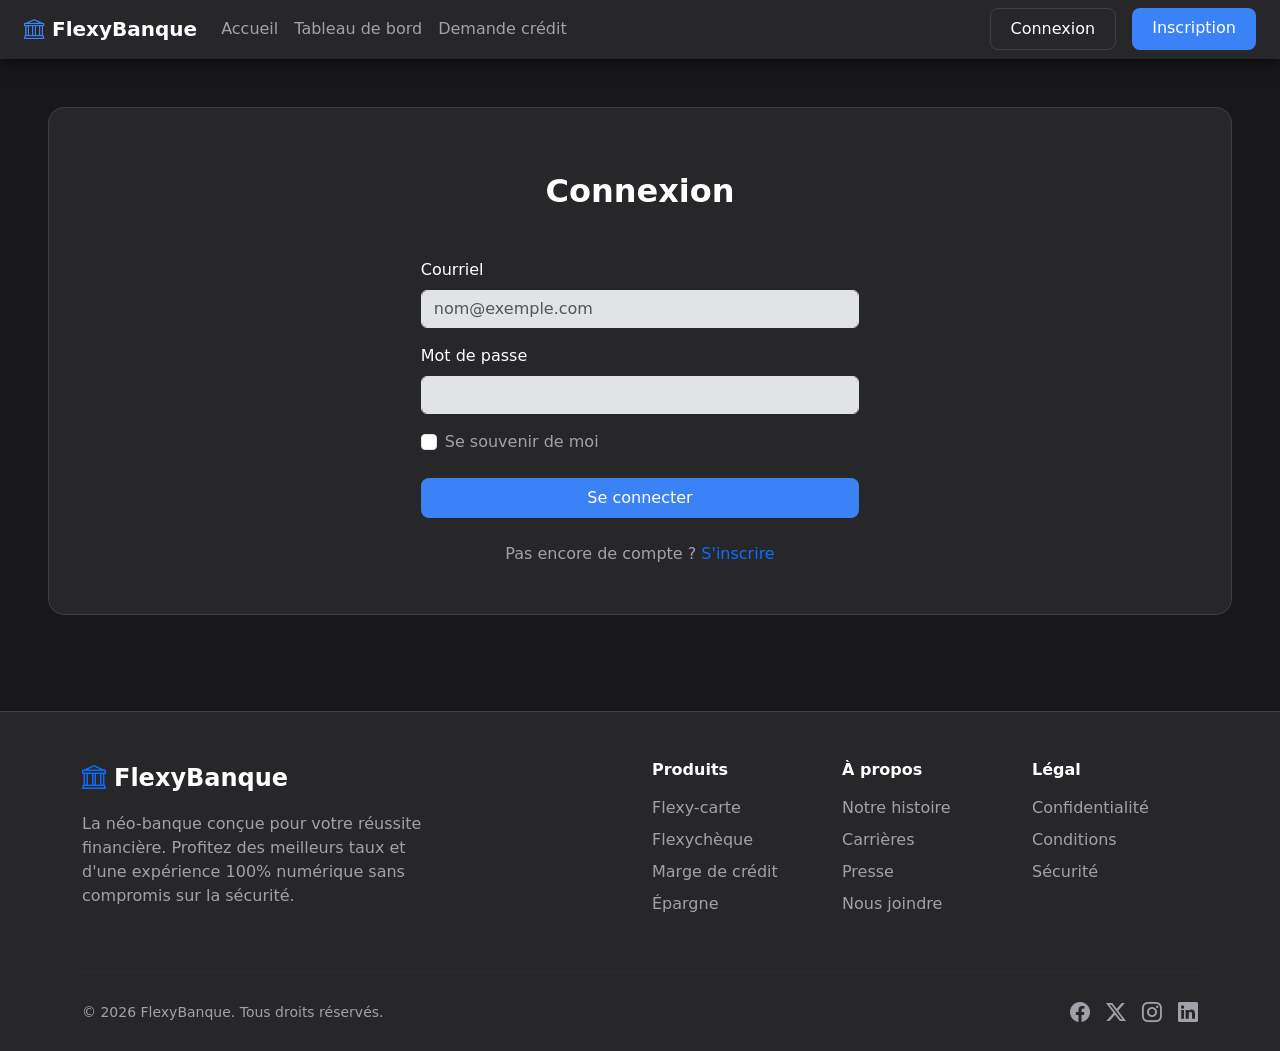
<file: tableau-de-bord.html>
<!doctype html>
<html lang="fr">
  <head>
    <meta charset="UTF-8" />
    <meta name="viewport" content="width=device-width, initial-scale=1.0" />
    <title>Tableau de bord: FlexyBanque</title>
    <link
      href="https://cdn.jsdelivr.net/npm/bootstrap@5.3.8/dist/css/bootstrap.min.css"
      rel="stylesheet"
      integrity="sha384-sRIl4kxILFvY47J16cr9ZwB07vP4J8+LH7qKQnuqkuIAvNWLzeN8tE5YBujZqJLB"
      crossorigin="anonymous"
    />
    <link
      rel="stylesheet"
      href="https://cdn.jsdelivr.net/npm/bootstrap-icons@1.11.1/font/bootstrap-icons.css"
    />
    <link rel="stylesheet" href="style.css" />
  </head>
  <body>
    <nav class="navbar navbar-expand-lg px-4 sticky-top navbar-custom" data-bs-theme="dark">
      <div class="container-fluid p-0">
        <a
          class="navbar-brand text-white d-flex align-items-center gap-2 fw-bold"
          href="index.html"
        >
          <i class="bi bi-bank text-primary-custom"></i>
          FlexyBanque
        </a>
        <button
          class="navbar-toggler"
          type="button"
          data-bs-toggle="collapse"
          data-bs-target="#navbarSupportedContent"
          aria-controls="navbarSupportedContent"
          aria-expanded="false"
          aria-label="Toggle navigation"
        >
          <span class="navbar-toggler-icon"></span>
        </button>
        <div class="collapse navbar-collapse" id="navbarSupportedContent">
          <ul class="navbar-nav me-auto mb-2 mb-lg-0">
            <li class="nav-item">
              <a class="nav-link text-muted-custom" href="index.html"
                >Accueil</a
              >
            </li>
            <li class="nav-item">
              <a
                class="nav-link active text-white"
                aria-current="page"
                href="tableau-de-bord.html"
                >Tableau de bord</a
              >
            </li>
            <li class="nav-item">
              <a class="nav-link text-muted-custom" href="demande-credit.html"
                >Demande crédit</a
              >
            </li>
          </ul>
          <div class="d-flex gap-3">
            <a href="connexion.html" class="btn btn-outline-custom"
              >Connexion</a
            >
            <a href="inscription.html" class="btn btn-primary-custom"
              >Inscription</a
            >
          </div>
        </div>
      </div>
    </nav>

    <div class="container-fluid px-4 px-lg-5 py-5">
      <main class="card-custom p-4 p-md-5">
        <h2 class="fw-bold text-white text-center mb-5 mt-3">
          Tableau de bord
        </h2>

        <div class="row justify-content-center mb-5">
          <div class="col-12 col-md-8 col-lg-6">
            <div class="card card-custom p-4 text-center">
              <div class="card-body p-0 d-flex flex-column align-items-center">
                <i class="bi bi-person-circle mb-3 profile-icon"></i>
                <h5 class="text-white fw-bold mb-1" id="profilNom"></h5>
                <p class="text-muted-custom mb-3 small" id="profilCourriel"></p>

                <div class="bg-secondary-subtle rounded shadow-sm p-3 text-dark text-start w-100">
                  <p class="mb-1 small"><strong>N° client :</strong> <span id="profilNumeroClient"></span></p>
                  <p class="mb-1 small"><strong>Membre depuis :</strong> <span id="profilMembreDepuis"></span></p>
                  <p class="mb-1 small"><strong>adresse:</strong> <span id="profilAdresse"></span></p>
                  <p class="mb-1 small"><strong>No tel :</strong> <span id="profilTelephone"></span></p>
                  <p class="mb-0 small"><strong>Statut du client :</strong> <span id="profilStatut"></span></p>
                </div>
              </div>
            </div>
          </div>
        </div>
        <!-- Compte FlexyCarte -->

        <div class="row g-4">
          <div class="col-12 col-md-6 col-lg-3">
            <div class="card card-custom h-100 p-4 text-center">
              <div class="card-body p-0 d-flex flex-column">
                <i class="bi bi-credit-card card-icon d-block mb-3"></i>
                <h5 class="card-title text-white fw-bold mb-3">Flexy-carte</h5>

                <div class="bg-secondary-subtle rounded shadow-sm p-3 mb-3 text-dark text-start">
                  <p class="mb-1 small">N° carte : 4589-1234-5678-9012</p>
                  <p class="mb-1 small">Paiement dû:</p>
                  <p class="mb-0 small">Solde de la carte: <span id="soldeCarteAffiche"></span></p>
                </div>
                <a href="#" class="link-custom mt-auto" data-bs-toggle="modal" data-bs-target="#modalFlexyCarte">Voir les détails</a>
              </div>
            </div>
          </div>

          <!-- Compte FlexyCheque -->

          <div class="col-12 col-md-6 col-lg-3">
            <div class="card card-custom h-100 p-4 text-center">
              <div class="card-body p-0 d-flex flex-column">
                <i class="bi bi-wallet2 card-icon d-block mb-3"></i>
                <h5 class="card-title text-white fw-bold mb-3">Compte Flexychèque</h5>

                <div
                  class="bg-secondary-subtle rounded shadow-sm p-3 mb-3 text-dark text-start"
                >
                  <p class="mb-1 small">N° compte : CH_1234-5678-9012</p>
                  <p class="mb-1 small">Transit : 12345</p>
                  <p class="mb-0 small">Solde: <span id="soldeChequeAffiche"></span></p>
                </div>
                <a href="#" class="link-custom mt-auto" data-bs-toggle="modal" data-bs-target="#modalFlexycheque">Voir les détails</a>
              </div>
            </div>
          </div>

          <!-- Compte FlexyMarge -->

          <div class="col-12 col-md-6 col-lg-3">
            <div class="card card-custom h-100 p-4 text-center">
              <div class="card-body p-0 d-flex flex-column">
                <i class="bi bi-cash-stack card-icon d-block mb-3"></i>
                <h5 class="card-title text-white fw-bold mb-3">Marge de crédit</h5>

                <div
                  class="bg-secondary-subtle rounded shadow-sm p-3 mb-3 text-dark text-start"
                >
                  <p class="mb-1 small">N° de compte : MRG_4589-1234-7954</p>
                  <p class="mb-1 small">Paiement dû:</p>
                  <p class="mb-0 small">Solde de la marge: <span id="soldeMargeAffiche"></span></p>
                </div>
                <a href="#" class="link-custom mt-auto" data-bs-toggle="modal" data-bs-target="#modalMarge">Voir les détails</a>
              </div>
            </div>
          </div>

          <!-- Compte FlexyEpargne -->

          <div class="col-12 col-md-6 col-lg-3">
            <div class="card card-custom h-100 p-4 text-center">
              <div class="card-body p-0 d-flex flex-column">
                <i class="bi bi-piggy-bank card-icon d-block mb-3"></i>
                <h5 class="card-title text-white fw-bold mb-3">FlexÉpargne</h5>

                <div
                  class="bg-secondary-subtle rounded shadow-sm p-3 mb-3 text-dark text-start"
                >
                  <p class="mb-1 small">N° de compte : EP_4589-1234-5678</p>
                  <p class="mb-1 small">Paiement dû:</p>
                  <p class="mb-0 small">Solde du compte: <span id="soldeEpargneAffiche"></span></p>
                </div>
                <a href="#" class="link-custom mt-auto" data-bs-toggle="modal" data-bs-target="#modalEpargne">Voir les détails</a>
              </div>
            </div>
          </div>
        </div>

        <!-- Modal Flexy-carte -->
       <div class="modal fade" id="modalFlexyCarte" tabindex="-1" aria-hidden="true">
          <div class="modal-dialog modal-dialog-centered">
            <div class="modal-content card-custom">
              <div class="modal-header border-0">
                <h5 class="modal-title text-white fw-bold">Flexy-carte - Transactions</h5>
                <button type="button" class="btn-close btn-close-white" data-bs-dismiss="modal"></button>
              </div>
              <div class="modal-body">
                <div class="bg-secondary-subtle rounded shadow-sm p-3 text-dark">
                  <div class="table-responsive">
                    <table class="table table-sm table-secondary mb-0">
                      <thead>
                        <tr class="small text-muted">
                          <th>Date</th><th>Description</th><th class="text-end">Montant</th>
                        </tr>
                      </thead>
                      <tbody class="small">
                        <tr><td>2026-07-28</td><td>IGA Marché</td><td class="text-end text-danger">-84.12 $</td></tr>
                        <tr><td>2026-07-26</td><td>Essence Ultramar</td><td class="text-end text-danger">-62.50 $</td></tr>
                        <tr><td>2026-07-24</td><td>Netflix.com</td><td class="text-end text-danger">-17.99 $</td></tr>
                        <tr><td>2026-07-20</td><td>Paiement reçu - Merci</td><td class="text-end text-success">+250.00 $</td></tr>
                        <tr><td>2026-07-18</td><td>Pharmacie Jean Coutu</td><td class="text-end text-danger">-23.47 $</td></tr>
                      </tbody>
                    </table>
                  </div>
                 <hr class="my-2">
                  <p class="mb-0 small text-end fw-bold">Solde actuel : <span id="soldeCarteModal"></span></p>
                 <button type="button" class="btn btn-primary-custom" data-bs-target-next="#modalPaiementCarte">Payer la carte</button>
          <button type="button" class="btn btn-primary-custom" data-bs-target-next="#modalTransfertCarte">Faire un transfert de fonds</button>
                </div>
              </div>
              <div class="modal-footer border-0">
                <button type="button" class="btn btn-outline-custom" data-bs-dismiss="modal">Fermer</button>
              </div>
            </div>
          </div>
        </div>

        <!-- Modal FlexyChèque -->
        <div class="modal fade" id="modalFlexycheque" tabindex="-1" aria-hidden="true">
          <div class="modal-dialog modal-dialog-centered">
            <div class="modal-content card-custom">
              <div class="modal-header border-0">
                <h5 class="modal-title text-white fw-bold">Compte Flexychèque - Transactions</h5>
                <button type="button" class="btn-close btn-close-white" data-bs-dismiss="modal"></button>
              </div>
              <div class="modal-body">
                <div class="bg-secondary-subtle rounded shadow-sm p-3 text-dark">
                  <div class="table-responsive">
                    <table class="table table-sm table-secondary mb-0">
                      <thead>
                        <tr class="small text-muted">
                          <th>Date</th><th>Description</th><th class="text-end">Montant</th>
                        </tr>
                      </thead>
                      <tbody class="small">
                        <tr><td>2026-07-30</td><td>Dépôt paie - Employeur XYZ</td><td class="text-end text-success">+1 250.00 $</td></tr>
                        <tr><td>2026-07-29</td><td>Virement vers FlexÉpargne</td><td class="text-end text-danger">-200.00 $</td></tr>
                        <tr><td>2026-07-27</td><td>Hydro-Québec</td><td class="text-end text-danger">-98.45 $</td></tr>
                        <tr><td>2026-07-25</td><td>Loyer - Gestion Immobilière</td><td class="text-end text-danger">-750.00 $</td></tr>
                        <tr><td>2026-07-22</td><td>Retrait guichet automatique</td><td class="text-end text-danger">-80.00 $</td></tr>
                      </tbody>
                    </table>
                  </div>
                  <hr class="my-2">
                  <p class="mb-0 small text-end fw-bold">Solde actuel : <span id="soldeChequeModal"></span></p>
                </div>

                <div class="d-flex justify-content-center mt-4">
                  <button type="button" class="btn btn-primary-custom" data-bs-target-next="#modalTransfertFlexycheque">Faire un transfert de fonds</button>
                </div>
              </div>
              <div class="modal-footer border-0">
                <button type="button" class="btn btn-outline-custom" data-bs-dismiss="modal">Fermer</button>
              </div>
            </div>
          </div>
        </div>

        <!-- Modal Marge de crédit -->
        <div class="modal fade" id="modalMarge" tabindex="-1" aria-hidden="true">
          <div class="modal-dialog modal-dialog-centered">
            <div class="modal-content card-custom">
              <div class="modal-header border-0">
                <h5 class="modal-title text-white fw-bold">Marge de crédit - Transactions</h5>
                <button type="button" class="btn-close btn-close-white" data-bs-dismiss="modal"></button>
              </div>
              <div class="modal-body">
                <div class="bg-secondary-subtle rounded shadow-sm p-3 text-dark">
                  <div class="table-responsive">
                    <table class="table table-sm table-secondary mb-0">
                      <thead>
                        <tr class="small text-muted">
                          <th>Date</th><th>Description</th><th class="text-end">Montant</th>
                        </tr>
                      </thead>
                      <tbody class="small">
                        <tr><td>2026-07-19</td><td>Avance de fonds</td><td class="text-end text-danger">-500.00 $</td></tr>
                        <tr><td>2026-07-15</td><td>Réparation véhicule - Garage Boivin</td><td class="text-end text-danger">-620.00 $</td></tr>
                        <tr><td>2026-07-05</td><td>Paiement mensuel</td><td class="text-end text-success">+150.00 $</td></tr>
                        <tr><td>2026-06-28</td><td>Intérêts mensuels</td><td class="text-end text-danger">-12.35 $</td></tr>
                      </tbody>
                    </table>
                  </div>
                  <hr class="my-2">
                  <p class="mb-0 small text-end fw-bold">Solde actuel : <span id="soldeMargeModal">982.35 $</span></p>
                </div>

                <div class="d-flex gap-3 justify-content-center mt-4">
                  <button type="button" class="btn btn-primary-custom" data-bs-target-next="#modalPaiementMarge">Payer la marge</button>
                  <button type="button" class="btn btn-primary-custom" data-bs-target-next="#modalTransfertMarge">Faire un transfert de fonds</button>
                </div>
              </div>
              <div class="modal-footer border-0">
                <button type="button" class="btn btn-outline-custom" data-bs-dismiss="modal">Fermer</button>
              </div>
            </div>
          </div>
        </div>

        <!-- Modal FlexÉpargne -->

        <div class="modal fade" id="modalEpargne" tabindex="-1" aria-hidden="true">
          <div class="modal-dialog modal-dialog-centered">
            <div class="modal-content card-custom">
              <div class="modal-header border-0">
                <h5 class="modal-title text-white fw-bold">FlexÉpargne - Transactions</h5>
                <button type="button" class="btn-close btn-close-white" data-bs-dismiss="modal"></button>
              </div>
              <div class="modal-body">
                <div class="bg-secondary-subtle rounded shadow-sm p-3 text-dark">
                  <div class="table-responsive">
                    <table class="table table-sm table-secondary mb-0">
                      <thead>
                        <tr class="small text-muted">
                          <th>Date</th><th>Description</th><th class="text-end">Montant</th>
                        </tr>
                      </thead>
                      <tbody class="small">
                        <tr><td>2026-07-29</td><td>Virement de Flexychèque</td><td class="text-end text-success">+200.00 $</td></tr>
                        <tr><td>2026-07-15</td><td>Intérêts versés</td><td class="text-end text-success">+4.10 $</td></tr>
                        <tr><td>2026-06-29</td><td>Virement de Flexychèque</td><td class="text-end text-success">+200.00 $</td></tr>
                        <tr><td>2026-06-15</td><td>Intérêts versés</td><td class="text-end text-success">+3.85 $</td></tr>
                      </tbody>
                    </table>
                  </div>
                  <hr class="my-2">
                  <p class="mb-0 small text-end fw-bold">Solde actuel : <span id="soldeEpargneModal"></span></p>
                </div>
              </div>
              <div class="modal-footer border-0">
                <button type="button" class="btn btn-outline-custom" data-bs-dismiss="modal">Fermer</button>
                <button type="button" class="btn btn-primary-custom" data-bs-target-next="#modalTransfertEpargne">Faire un transfert de fonds</button>
              </div>
            </div>
          </div>
        </div>
        <!-- Fenêtre détail -->

        <div class="modal fade" id="modalPaiementCarte" tabindex="-1" aria-labelledby="modalPaiementCarteLabel" aria-hidden="true">
          <div class="modal-dialog modal-dialog-centered">
            <div class="modal-content card-custom">
              <div class="modal-header border-0">
                <h5 class="modal-title text-white fw-bold" id="modalPaiementCarteLabel">Payer la Flexy-carte</h5>
                <button type="button" class="btn-close btn-close-white" data-bs-dismiss="modal" aria-label="Close"></button>
                </div>
                  <div class="modal-body">
                    <form id="formPaiementCarte">
                      <div class="mb-3">
                        <label for="compteSource" class="form-label text-white">Payer à partir de</label>
                        <select class="form-select bg-secondary-subtle" id="compteSource" required>
                          <option value="" selected disabled>Choisir un compte</option>
                          <option value="CH_1234-5678-9012">Compte Flexychèque - CH_1234-5678-9012</option>
                          <option value="EP_4589-1234-5678">FlexÉpargne - EP_4589-1234-5678</option>
                        </select>
                      </div>

                      <div class="mb-3">
                        <label for="montantPaiement" class="form-label text-white">Montant à payer ($)</label>
                        <input type="number" class="form-control bg-secondary-subtle" id="montantPaiement" step="0.01" min="0.01" required>
                        </div>
                    </form>
                  </div>

                  <div class="modal-footer border-0">
                    <button type="button" class="btn btn-outline-custom" data-bs-dismiss="modal">Annuler</button>
                    <button type="submit" form="formPaiementCarte" class="btn btn-primary-custom">Confirmer le paiement</button>
                  </div>
              </div>
            </div>
          </div>

        <!-- modal transfert-->
        <!-- Flexy-carte-->

        <div class="modal fade" id="modalTransfertCarte" tabindex="-1" aria-hidden="true">
          <div class="modal-dialog modal-dialog-centered">
            <div class="modal-content card-custom">
              <div class="modal-header border-0">
                <h5 class="modal-title text-white fw-bold">Transfert de fonds - Flexy-carte</h5>
                <button type="button" class="btn-close btn-close-white" data-bs-dismiss="modal"></button>
              </div>
              <div class="modal-body">
                <form id="formTransfertCarte">
                  <div class="mb-3">
                    <label for="compteDestinationCarte" class="form-label text-white">Transférer vers</label>
                    <select class="form-select bg-secondary-subtle" id="compteDestinationCarte" required>
                      <option value="" selected disabled>Choisir un compte</option>
                      <option value="CH_1234-5678-9012">Compte Flexychèque - CH_1234-5678-9012</option>
                      <option value="EP_4589-1234-5678">FlexÉpargne - EP_4589-1234-5678</option>
                    </select>
                  </div>
                  <div class="mb-3">
                    <label for="montantTransfertCarte" class="form-label text-white">Montant à transférer ($)</label>
                    <input type="number" class="form-control bg-secondary-subtle" id="montantTransfertCarte" step="0.01" min="0.01" required>
                  </div>
                </form>
              </div>
              <div class="modal-footer border-0">
                <button type="button" class="btn btn-outline-custom" data-bs-dismiss="modal">Annuler</button>
                <button type="submit" form="formTransfertCarte" class="btn btn-primary-custom">Transférer</button>
              </div>
            </div>
          </div>
        </div>

        <div class="modal fade" id="modalAvertissementCarte" tabindex="-1" aria-hidden="true">
          <div class="modal-dialog modal-dialog-centered">
            <div class="modal-content card-custom">
              <div class="modal-header border-0">
                <h5 class="modal-title text-white fw-bold">Avertissement</h5>
                <button type="button" class="btn-close btn-close-white" data-bs-dismiss="modal"></button>
              </div>
              <div class="modal-body">
                <p class="text-white mb-0">Des frais de crédit s'appliquent sur toute avance de fonds!</p>
              </div>
              <div class="modal-footer border-0">
                <button type="button" class="btn btn-outline-custom" id="btnRefuserTransfertCarte">Refuser</button>
                <button type="button" class="btn btn-primary-custom" id="btnAccepterTransfertCarte">Accepter</button>
              </div>
            </div>
          </div>
        </div>

        <!-- Flexy-Marge-->

        <div class="modal fade" id="modalTransfertFlexycheque" tabindex="-1" aria-hidden="true">
          <div class="modal-dialog modal-dialog-centered">
            <div class="modal-content card-custom">
              <div class="modal-header border-0">
                <h5 class="modal-title text-white fw-bold">Transfert de fonds - Flexychèque</h5>
                <button type="button" class="btn-close btn-close-white" data-bs-dismiss="modal"></button>
              </div>
              <div class="modal-body">
                <form id="formTransfertFlexycheque">
                  <div class="mb-3">
                    <label for="compteDestination" class="form-label text-white">Transférer vers</label>
                    <select class="form-select bg-secondary-subtle" id="compteDestination" required>
                      <option value="" selected disabled>Choisir un compte</option>
                      <option value="MRG_4589-1234-7954">Marge de crédit - MRG_4589-1234-7954</option>
                      <option value="EP_4589-1234-5678">FlexÉpargne - EP_4589-1234-5678</option>
                      <option value="4589-1234-5678-9012">Flexy-carte - 4589-1234-5678-9012</option>
                    </select>
                  </div>
                  <div class="mb-3">
                    <label for="montantTransfert" class="form-label text-white">Montant à transférer ($)</label>
                    <input type="number" class="form-control bg-secondary-subtle" id="montantTransfert" step="0.01" min="0.01" required>
                  </div>
                </form>
              </div>
              <div class="modal-footer border-0">
                <button type="button" class="btn btn-outline-custom" data-bs-dismiss="modal">Annuler</button>
                <button type="submit" form="formTransfertFlexycheque" class="btn btn-primary-custom">Transférer</button>
              </div>
            </div>
          </div>
        </div>

        <!-- Modal transfert Flexy-Épargne-->

        <div class="modal fade" id="modalTransfertEpargne" tabindex="-1" aria-hidden="true">
          <div class="modal-dialog modal-dialog-centered">
            <div class="modal-content card-custom">
              <div class="modal-header border-0">
                <h5 class="modal-title text-white fw-bold">Transfert de fonds - FlexÉpargne</h5>
                <button type="button" class="btn-close btn-close-white" data-bs-dismiss="modal"></button>
              </div>
              <div class="modal-body">
                <form id="formTransfertEpargne">
                  <div class="mb-3">
                    <label for="compteDestinationEpargne" class="form-label text-white">Transférer vers</label>
                    <select class="form-select bg-secondary-subtle" id="compteDestinationEpargne" required>
                      <option value="" selected disabled>Choisir un compte</option>
                      <option value="CH_1234-5678-9012">Compte Flexychèque - CH_1234-5678-9012</option>
                      <option value="MRG_4589-1234-7954">Marge de crédit - MRG_4589-1234-7954</option>
                      <option value="4589-1234-5678-9012">Flexy-carte - 4589-1234-5678-9012</option>
                    </select>
                  </div>
                  <div class="mb-3">
                    <label for="montantTransfertEpargne" class="form-label text-white">Montant à transférer ($)</label>
                    <input type="number" class="form-control bg-secondary-subtle" id="montantTransfertEpargne" step="0.01" min="0.01" required>
                  </div>
                </form>
              </div>
              <div class="modal-footer border-0">
                <button type="button" class="btn btn-outline-custom" data-bs-dismiss="modal">Annuler</button>
                <button type="submit" form="formTransfertEpargne" class="btn btn-primary-custom">Transférer</button>
              </div>
            </div>
          </div>
        </div>

        <!-- Modal paiement de la marge-->

        <div class="modal fade" id="modalPaiementMarge" tabindex="-1" aria-hidden="true">
          <div class="modal-dialog modal-dialog-centered">
            <div class="modal-content card-custom">
              <div class="modal-header border-0">
                <h5 class="modal-title text-white fw-bold">Payer la marge de crédit</h5>
                <button type="button" class="btn-close btn-close-white" data-bs-dismiss="modal"></button>
              </div>
              <div class="modal-body">
                <form id="formPaiementMarge">
                  <div class="mb-3">
                    <label for="compteSourceMarge" class="form-label text-white">Payer à partir de</label>
                    <select class="form-select bg-secondary-subtle" id="compteSourceMarge" required>
                      <option value="" selected disabled>Choisir un compte</option>
                      <option value="CH_1234-5678-9012">Compte Flexychèque - CH_1234-5678-9012</option>
                      <option value="EP_4589-1234-5678">FlexÉpargne - EP_4589-1234-5678</option>
                    </select>
                  </div>
                  <div class="mb-3">
                    <label for="montantPaiementMarge" class="form-label text-white">Montant à payer ($)</label>
                    <input type="number" class="form-control bg-secondary-subtle" id="montantPaiementMarge" step="0.01" min="0.01" required>
                  </div>
                </form>
              </div>
              <div class="modal-footer border-0">
                <button type="button" class="btn btn-outline-custom" data-bs-dismiss="modal">Annuler</button>
                <button type="submit" form="formPaiementMarge" class="btn btn-primary-custom">Confirmer le paiement</button>
              </div>
            </div>
          </div>
        </div>

        <!--Modal transfert de la marge-->

        <div class="modal fade" id="modalTransfertMarge" tabindex="-1" aria-hidden="true">
          <div class="modal-dialog modal-dialog-centered">
            <div class="modal-content card-custom">
              <div class="modal-header border-0">
                <h5 class="modal-title text-white fw-bold">Transfert de fonds - Marge de crédit</h5>
                <button type="button" class="btn-close btn-close-white" data-bs-dismiss="modal"></button>
              </div>
              <div class="modal-body">
                <form id="formTransfertMarge">
                  <div class="mb-3">
                    <label for="compteDestinationMarge" class="form-label text-white">Transférer vers</label>
                    <select class="form-select bg-secondary-subtle" id="compteDestinationMarge" required>
                      <option value="" selected disabled>Choisir un compte</option>
                      <option value="CH_1234-5678-9012">Compte Flexychèque - CH_1234-5678-9012</option>
                      <option value="EP_4589-1234-5678">FlexÉpargne - EP_4589-1234-5678</option>
                      <option value="4589-1234-5678-9012">Flexy-carte - 4589-1234-5678-9012</option>
                    </select>
                  </div>
                  <div class="mb-3">
                    <label for="montantTransfertMarge" class="form-label text-white">Montant à transférer ($)</label>
                    <input type="number" class="form-control bg-secondary-subtle" id="montantTransfertMarge" step="0.01" min="0.01" required>
                  </div>
                </form>
              </div>
              <div class="modal-footer border-0">
                <button type="button" class="btn btn-outline-custom" data-bs-dismiss="modal">Annuler</button>
                <button type="submit" form="formTransfertMarge" class="btn btn-primary-custom">Transférer</button>
              </div>
            </div>
          </div>
        </div>

        <!-- Modal avertissement -->

        <div class="modal fade" id="modalAvertissementMarge" tabindex="-1" aria-hidden="true">
          <div class="modal-dialog modal-dialog-centered">
            <div class="modal-content card-custom">
              <div class="modal-header border-0">
                <h5 class="modal-title text-white fw-bold">Avertissement</h5>
                <button type="button" class="btn-close btn-close-white" data-bs-dismiss="modal"></button>
              </div>
              <div class="modal-body">
                <p class="text-white mb-0">Des frais de crédit s'appliquent sur toute avance de fonds!</p>
              </div>
              <div class="modal-footer border-0">
                <button type="button" class="btn btn-outline-custom" id="btnRefuserTransfertMarge">Refuser</button>
                <button type="button" class="btn btn-primary-custom" id="btnAccepterTransfertMarge">Accepter</button>
              </div>
            </div>
          </div>
        </div>

        <!-- Modal Confirmation -->
        <div class="modal fade" id="modalConfirmation" tabindex="-1" aria-hidden="true">
          <div class="modal-dialog modal-dialog-centered">
            <div class="modal-content card-custom">
              <div class="modal-header border-0">
                <h5 class="modal-title text-white fw-bold">Confirmation</h5>
                <button type="button" class="btn-close btn-close-white" data-bs-dismiss="modal"></button>
              </div>
              <div class="modal-body">
                <p class="text-white mb-0" id="messageConfirmation"></p>
              </div>
              <div class="modal-footer border-0">
                <button type="button" class="btn btn-primary-custom" data-bs-dismiss="modal">OK</button>
              </div>
            </div>
          </div>
        </div>


      </main>
    </div>

    <footer class="mt-5 pt-5 pb-4 footer-custom">
      <div class="container">
        <div class="row gy-4">
          <div class="col-12 col-lg-4">
            <a class="navbar-brand text-white fw-bold fs-4 d-flex align-items-center mb-3 text-decoration-none" href="#">
              <i class="bi bi-bank text-primary me-2"></i> FlexyBanque
            </a>
            <p class="text-muted-custom">
              La néo-banque conçue pour votre réussite financière. Profitez des
              meilleurs taux et d'une expérience 100% numérique sans compromis
              sur la sécurité.
            </p>
          </div>

          <div class="col-6 col-lg-2 offset-lg-2">
            <h6 class="text-white fw-bold mb-3">Produits</h6>
            <ul class="list-unstyled mb-0">
              <li class="mb-2">
                <a href="#" class="text-muted-custom text-decoration-none"
                  >Flexy-carte</a
                >
              </li>
              <li class="mb-2">
                <a href="#" class="text-muted-custom text-decoration-none"
                  >Flexychèque</a
                >
              </li>
              <li class="mb-2">
                <a href="#" class="text-muted-custom text-decoration-none"
                  >Marge de crédit</a
                >
              </li>
              <li class="mb-2">
                <a href="#" class="text-muted-custom text-decoration-none"
                  >flexy-Épargne</a
                >
              </li>
            </ul>
          </div>

          <div class="col-6 col-lg-2">
            <h6 class="text-white fw-bold mb-3">À propos</h6>
            <ul class="list-unstyled mb-0">
              <li class="mb-2">
                <a href="#" class="text-muted-custom text-decoration-none"
                  >Notre histoire</a
                >
              </li>
              <li class="mb-2">
                <a href="#" class="text-muted-custom text-decoration-none"
                  >Carrières</a
                >
              </li>
              <li class="mb-2">
                <a href="#" class="text-muted-custom text-decoration-none"
                  >Presse</a
                >
              </li>
              <li class="mb-2">
                <a href="#" class="text-muted-custom text-decoration-none"
                  >Nous joindre</a
                >
              </li>
            </ul>
          </div>

          <div class="col-12 col-lg-2">
            <h6 class="text-white fw-bold mb-3">Légal</h6>
            <ul class="list-unstyled mb-0">
              <li class="mb-2">
                <a href="#" class="text-muted-custom text-decoration-none"
                  >Confidentialité</a
                >
              </li>
              <li class="mb-2">
                <a href="#" class="text-muted-custom text-decoration-none"
                  >Conditions</a
                >
              </li>
              <li class="mb-2">
                <a href="#" class="text-muted-custom text-decoration-none"
                  >Sécurité</a
                >
              </li>
            </ul>
          </div>
        </div>

        <hr class="hr-custom">
        <div
          class="d-flex flex-column flex-md-row justify-content-between align-items-center"
        >
          <p class="text-muted-custom mb-3 mb-md-0 small">
            &copy; 2026 FlexyBanque. Tous droits réservés.
          </p>
          <div class="d-flex gap-3">
            <a href="#" class="text-muted-custom text-decoration-none fs-5"
              ><i class="bi bi-facebook"></i
            ></a>
            <a href="#" class="text-muted-custom text-decoration-none fs-5"
              ><i class="bi bi-twitter-x"></i
            ></a>
            <a href="#" class="text-muted-custom text-decoration-none fs-5"
              ><i class="bi bi-instagram"></i
            ></a>
            <a href="#" class="text-muted-custom text-decoration-none fs-5"
              ><i class="bi bi-linkedin"></i
            ></a>
          </div>
        </div>
      </div>
    </footer>
    <script
      src="https://cdn.jsdelivr.net/npm/bootstrap@5.3.8/dist/js/bootstrap.bundle.min.js"
      integrity="sha384-FKyoEForCGlyvwx9Hj09JcYn3nv7wiPVlz7YYwJrWVcXK/BmnVDxM+D2scQbITxI"
      crossorigin="anonymous"
    ></script>
    <script src="https://code.jquery.com/jquery-3.7.1.min.js"></script>
    <script src="tableau-de-bord.js"></script>
  </body>
</html>
</file>
<file: style.css>
:root {
  --bg-page: #18181b;
  --bg-card: #27272a;
  --border-color: #3f3f46;
  --text-main: #f4f4f5;
  --text-muted: #a1a1aa;
  --primary-blue: #3b82f6;
  --primary-blue-hover: #2563eb;
  --success-green: #22c55e;
  --success-bg: rgba(34, 197, 94, 0.15);
}

body {
  background-color: var(--bg-page);
  color: var(--text-main);
  font-family: system-ui, -apple-system, "Segoe UI", Roboto, "Helvetica Neue", Arial, sans-serif;
}

/*Classes CSS Réutilisables (Design System)*/

/* Conteneurs et Cartes */
.card-custom {
  background-color: var(--bg-card);
  border: 1px solid var(--border-color);
  border-radius: 1rem;
}

/* Typographie */
.text-muted-custom {
  color: var(--text-muted) !important;
}

.link-custom {
  color: var(--primary-blue);
  text-decoration: none;
  font-weight: 500;
}

.link-custom:hover {
  text-decoration: underline;
  color: var(--primary-blue-hover);
}

/* Boutons */
.btn-primary-custom {
  background-color: var(--primary-blue);
  color: white;
  border: none;
  font-weight: 500;
  padding: 0.5rem 1.25rem;
  border-radius: 0.5rem;
  transition: all 0.2s ease-in-out;
}

.btn-primary-custom:hover {
  background-color: var(--primary-blue-hover);
  color: white;
}

.btn-outline-custom {
  background-color: transparent;
  color: white;
  border: 1px solid var(--border-color);
  font-weight: 500;
  padding: 0.5rem 1.25rem;
  border-radius: 0.5rem;
  transition: all 0.2s ease-in-out;
}

.btn-outline-custom:hover {
  background-color: var(--border-color);
  color: white;
}

/* Formulaires */
.input-custom {
  background-color: transparent;
  border: 1px solid var(--border-color);
  color: var(--text-main);
  border-radius: 0.5rem;
  padding: 0.5rem 1rem;
}

.input-custom:focus {
  background-color: transparent;
  border-color: var(--primary-blue);
  color: var(--text-main);
  box-shadow: none;
  outline: none;
}

.input-custom::placeholder {
  color: var(--text-muted);
}

/* Badges & Icônes */
.badge-secure {
  background-color: var(--success-bg);
  color: var(--success-green);
  border: 1px solid var(--success-green);
  font-weight: 500;
  padding: 0.5em 1em;
}

.card-icon {
  color: var(--primary-blue);
  font-size: 2.5rem;
  margin-bottom: 0.5rem;
}

/* Navbar Shadow */
.navbar {
  box-shadow: 0 4px 15px rgba(0, 0, 0, 0.6);
  border-bottom-color: transparent !important;
}

.navbar-custom {
  background-color: var(--bg-card);
  border-bottom: 1px solid var(--border-color);
}

.footer-custom {
  background-color: var(--bg-card);
  border-top: 1px solid var(--border-color);
}

.hr-custom {
  border-color: var(--border-color);
  margin-top: 3rem;
  margin-bottom: 1.5rem;
}

.hero-image-custom {
  border: 1px solid var(--border-color);
  aspect-ratio: 1 / 1;
  object-fit: cover;
  max-width: 400px;
  width: 100%;
}

.text-primary-custom {
  color: var(--primary-blue) !important;
}

.profile-icon {
  font-size: 3rem;
  color: var(--primary-blue);
}

.error-msg-text {
  font-size: 0.9em;
}
</file>
